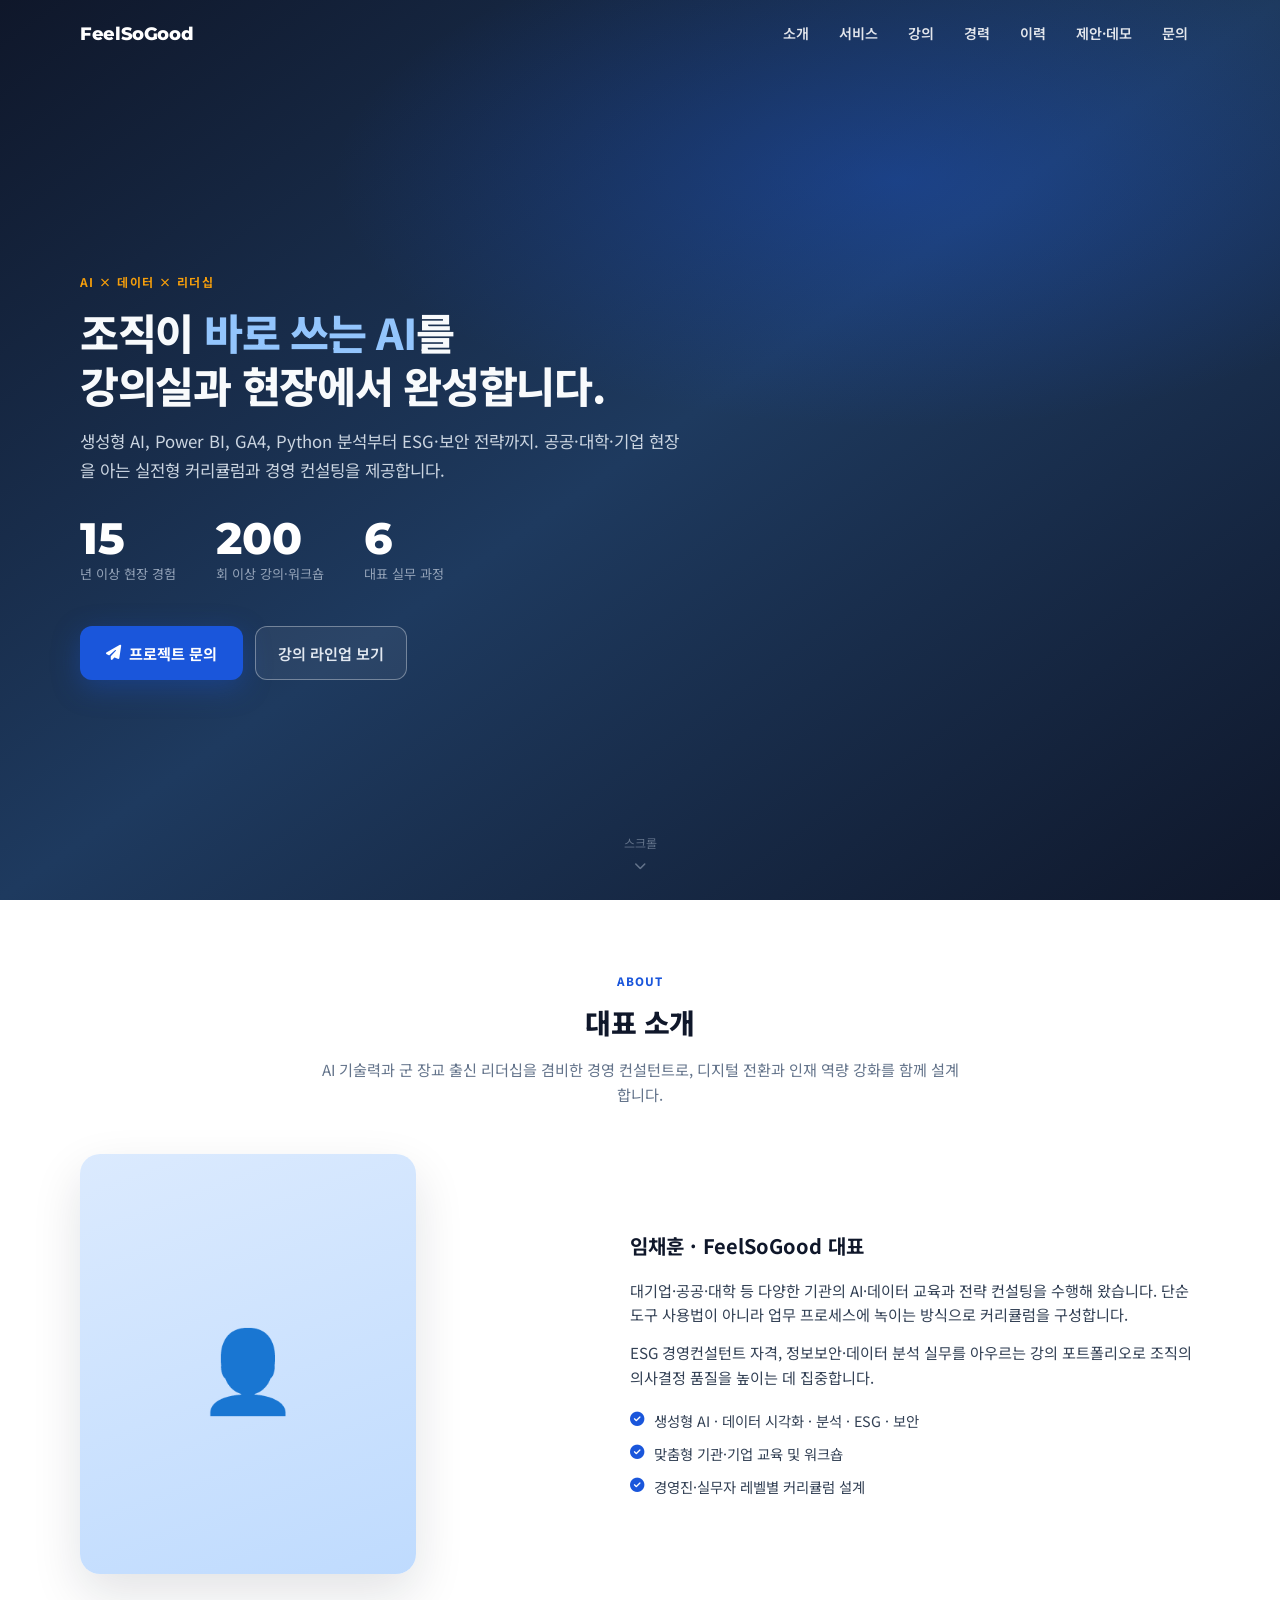
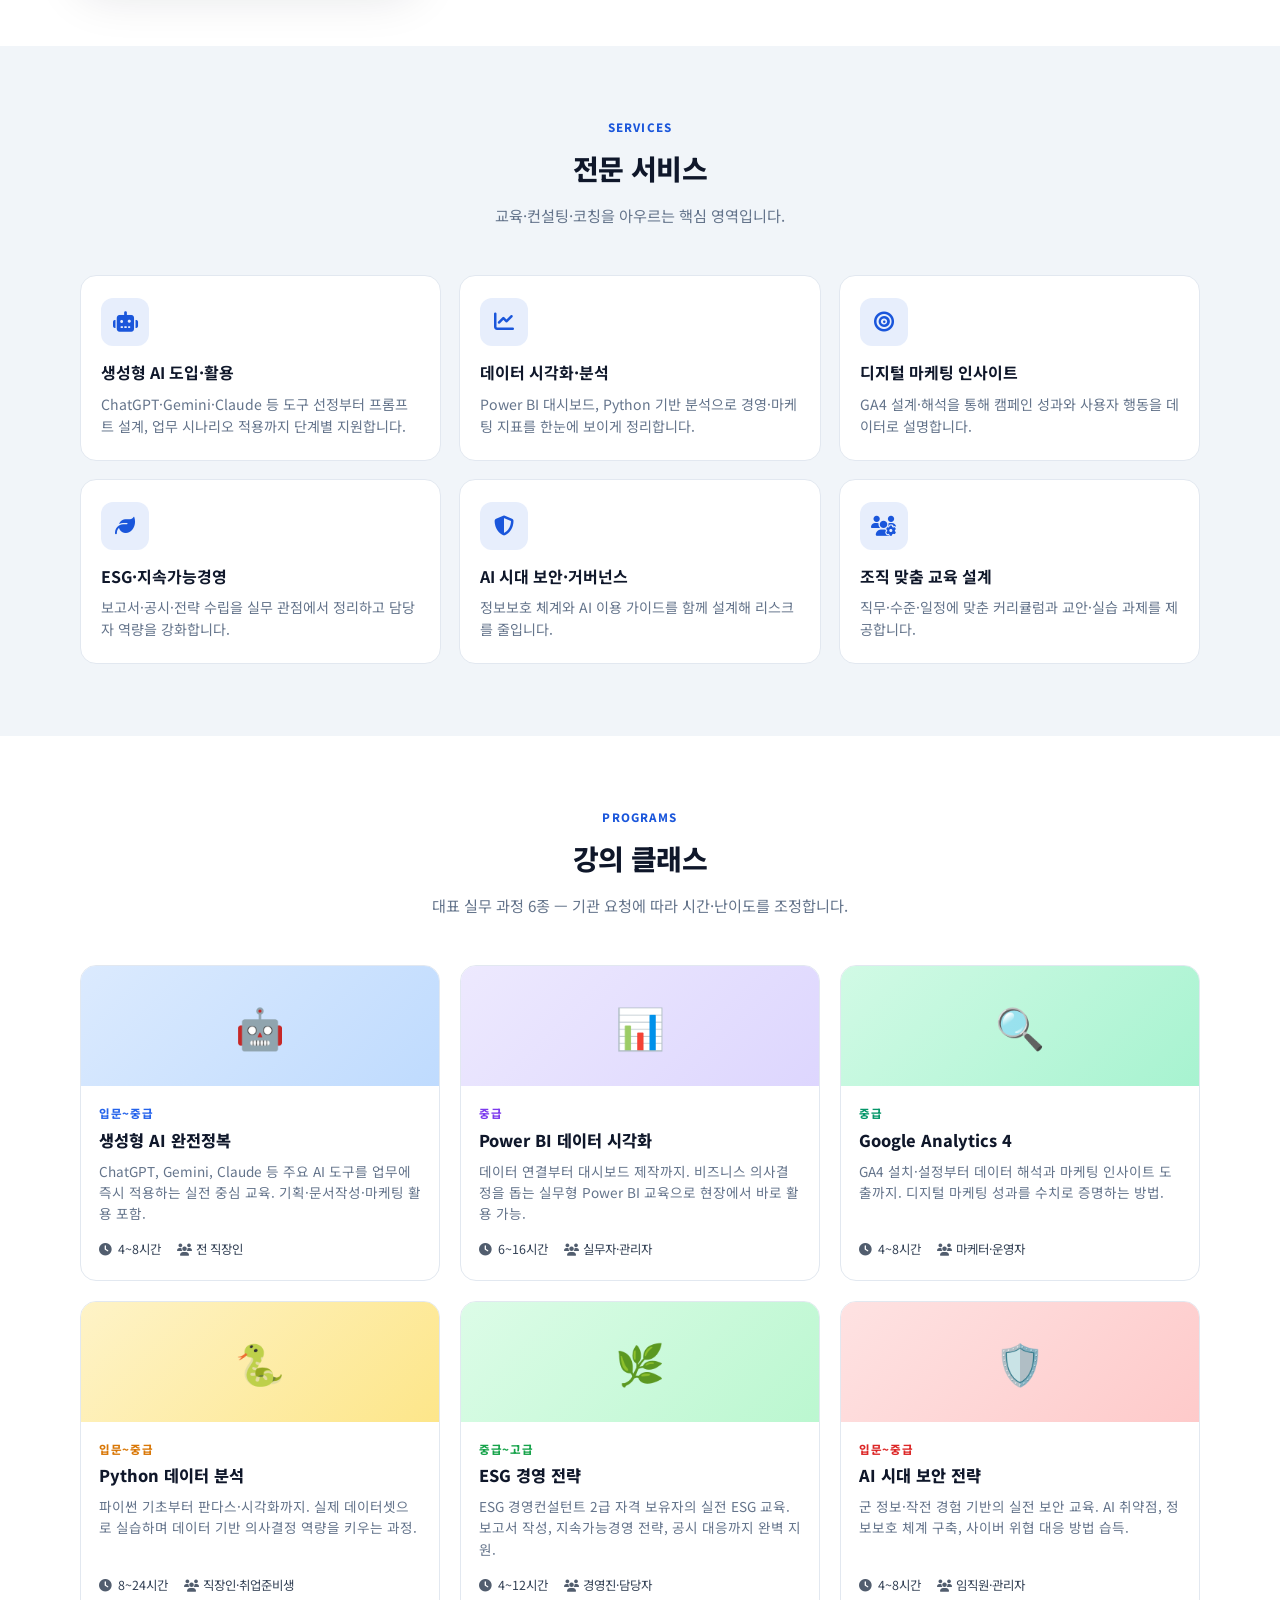
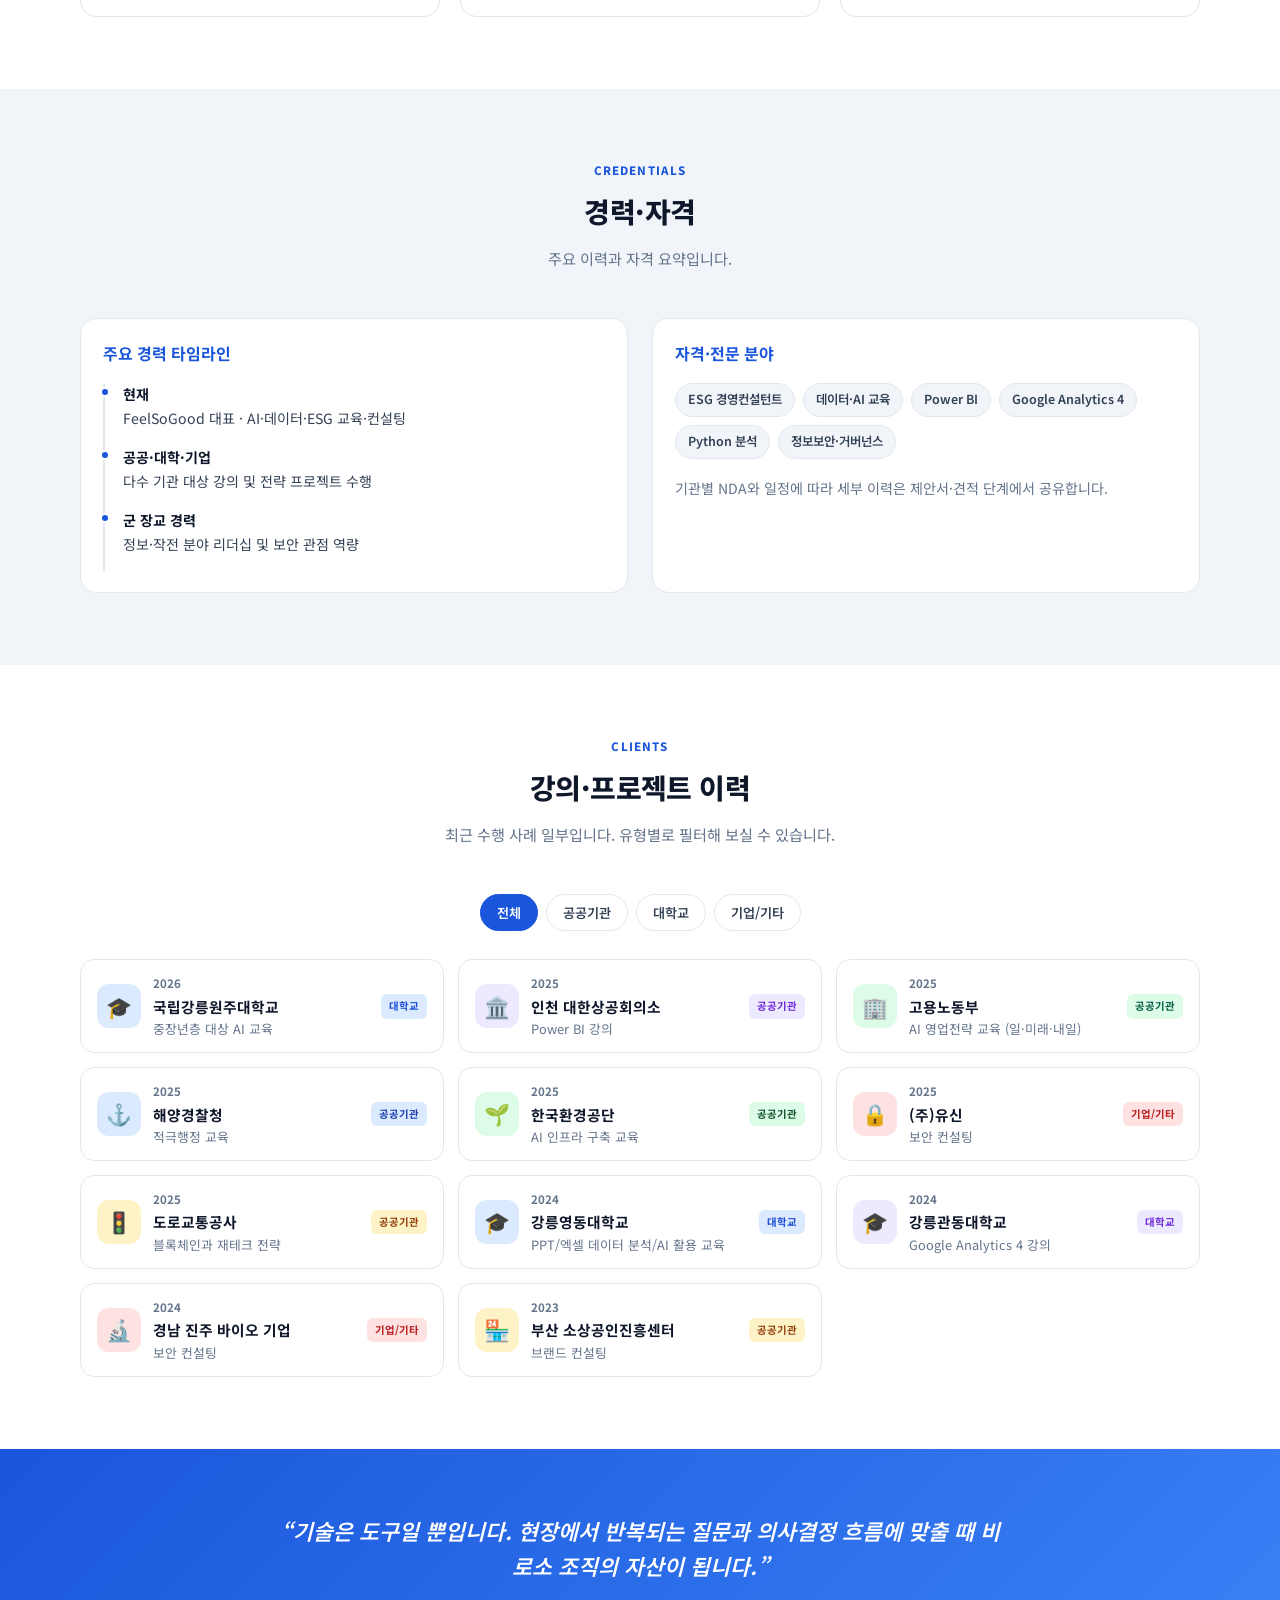
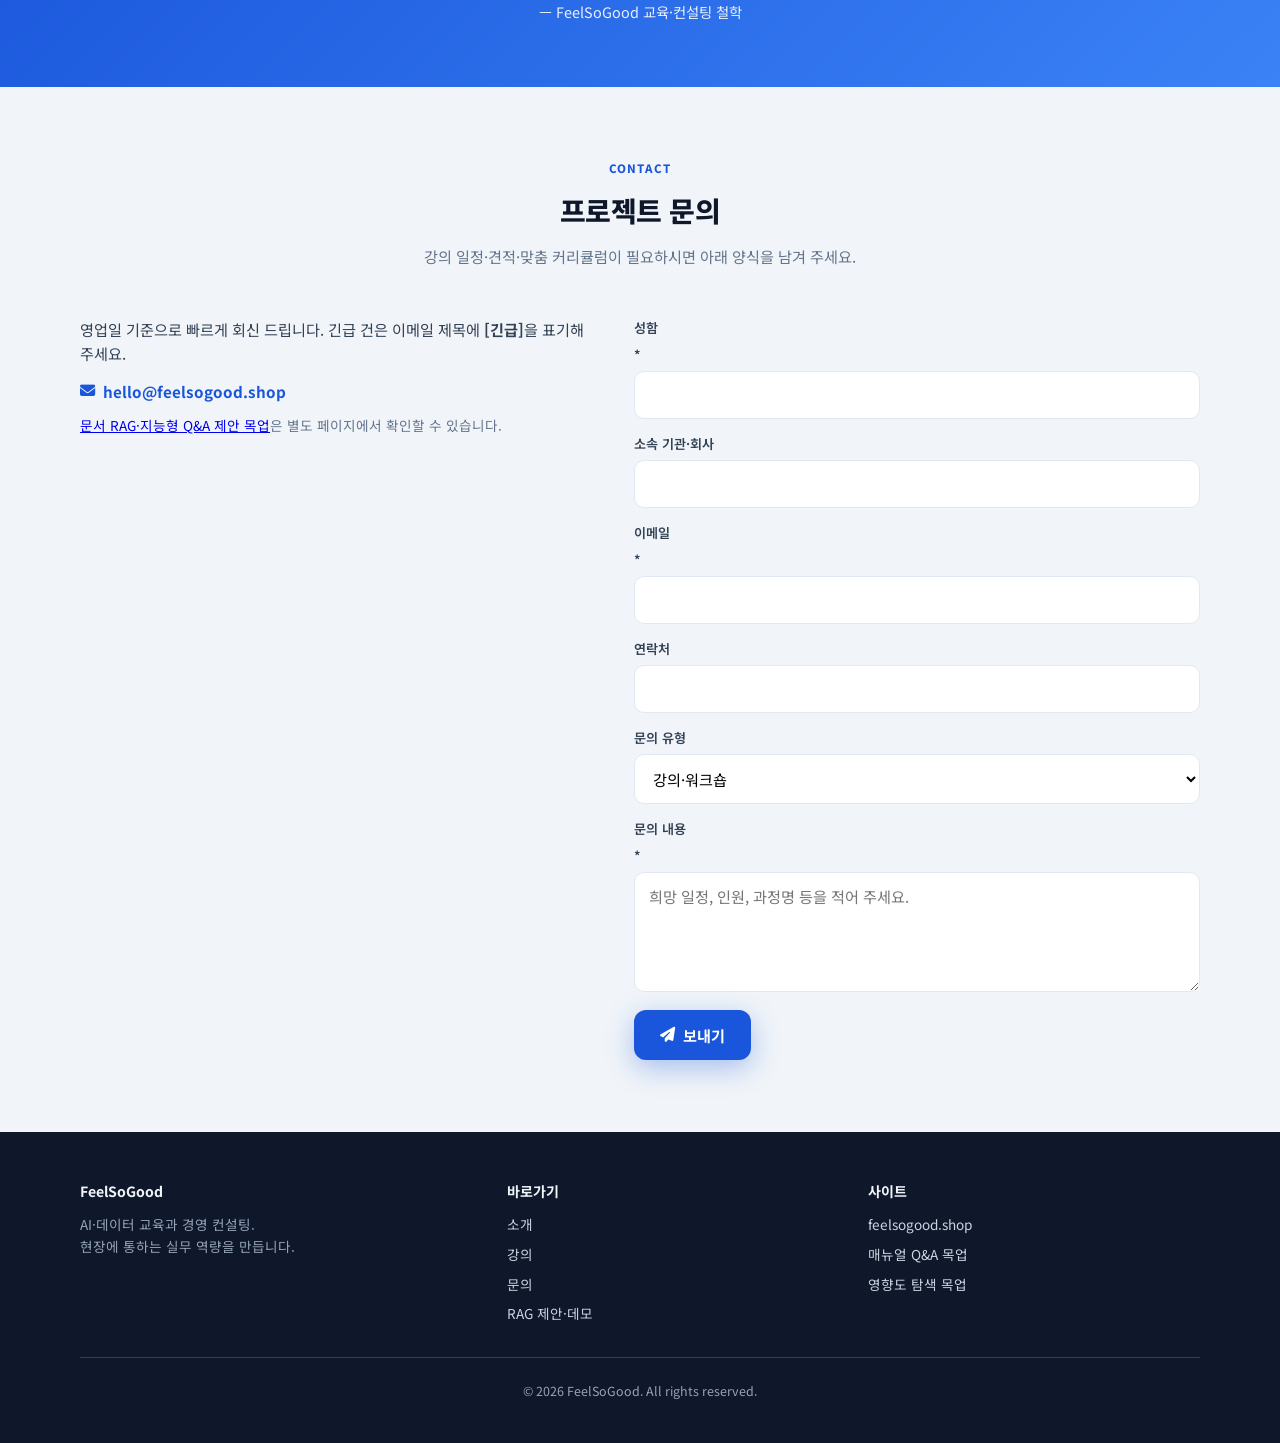
<file: index.html>
<!doctype html>
<html lang="ko">
  <head>
    <meta charset="UTF-8" />
    <meta name="viewport" content="width=device-width, initial-scale=1.0" />
    <meta
      name="description"
      content="FeelSoGood — AI·데이터·ESG 실무 교육과 경영 컨설팅. 임채훈 대표 공식 사이트."
    />
    <title>FeelSoGood | AI·데이터 교육 &amp; 경영 컨설팅</title>
    <link rel="preconnect" href="https://fonts.googleapis.com" />
    <link rel="preconnect" href="https://fonts.gstatic.com" crossorigin />
    <link
      href="https://fonts.googleapis.com/css2?family=Montserrat:wght@600;700;800&family=Noto+Sans+KR:wght@400;600;700;800&display=swap"
      rel="stylesheet"
    />
    <link
      rel="stylesheet"
      href="https://cdnjs.cloudflare.com/ajax/libs/font-awesome/6.5.1/css/all.min.css"
      crossorigin="anonymous"
      referrerpolicy="no-referrer"
    />
    <link rel="stylesheet" href="./landing.css" />
  </head>
  <body>
    <header id="header" class="site-header">
      <div class="container header-inner">
        <a class="logo" href="#">FeelSoGood</a>
        <button type="button" id="hamburger" class="hamburger" aria-label="메뉴 열기" aria-expanded="false">
          <span></span>
          <span></span>
          <span></span>
        </button>
        <nav id="nav" class="nav" aria-label="주요 메뉴">
          <a href="#about" class="nav-link">소개</a>
          <a href="#services" class="nav-link">서비스</a>
          <a href="#lectures" class="nav-link">강의</a>
          <a href="#credentials" class="nav-link">경력</a>
          <a href="#clients" class="nav-link">이력</a>
          <a href="./rag-proposal.html" class="nav-link">제안·데모</a>
          <a href="#contact" class="nav-link">문의</a>
        </nav>
      </div>
    </header>

    <section class="hero">
      <div class="container hero-inner">
        <p class="hero-kicker animate-fade-up">AI × 데이터 × 리더십</p>
        <h1 class="hero-title animate-fade-up">
          조직이 <span>바로 쓰는 AI</span>를<br />
          강의실과 현장에서 완성합니다.
        </h1>
        <p class="hero-lead animate-fade-up">
          생성형 AI, Power BI, GA4, Python 분석부터 ESG·보안 전략까지. 공공·대학·기업 현장을 아는
          실전형 커리큘럼과 경영 컨설팅을 제공합니다.
        </p>
        <div class="hero-stats animate-fade-up">
          <div class="stat">
            <span class="stat-num" data-target="15">0</span>
            <span class="stat-label">년 이상 현장 경험</span>
          </div>
          <div class="stat">
            <span class="stat-num" data-target="200">0</span>
            <span class="stat-label">회 이상 강의·워크숍</span>
          </div>
          <div class="stat">
            <span class="stat-num" data-target="6">0</span>
            <span class="stat-label">대표 실무 과정</span>
          </div>
        </div>
        <div class="hero-cta animate-fade-up">
          <a class="btn-primary" href="#contact"><i class="fas fa-paper-plane"></i> 프로젝트 문의</a>
          <a class="btn-ghost" href="#lectures">강의 라인업 보기</a>
        </div>
      </div>
      <div class="scroll-indicator" aria-hidden="true">
        <span>스크롤</span>
        <i class="fas fa-chevron-down"></i>
      </div>
    </section>

    <section id="about" class="section">
      <div class="container">
        <div class="section-head">
          <p class="section-label">About</p>
          <h2 class="section-title">대표 소개</h2>
          <p class="section-desc">
            AI 기술력과 군 장교 출신 리더십을 겸비한 경영 컨설턴트로, 디지털 전환과 인재 역량 강화를 함께 설계합니다.
          </p>
        </div>
        <div class="about-grid">
          <div class="about-visual animate-from-left" aria-hidden="true">👤</div>
          <div class="about-body animate-from-right">
            <h3>임채훈 · FeelSoGood 대표</h3>
            <p>
              대기업·공공·대학 등 다양한 기관의 AI·데이터 교육과 전략 컨설팅을 수행해 왔습니다. 단순 도구 사용법이 아니라
              업무 프로세스에 녹이는 방식으로 커리큘럼을 구성합니다.
            </p>
            <p>
              ESG 경영컨설턴트 자격, 정보보안·데이터 분석 실무를 아우르는 강의 포트폴리오로 조직의 의사결정 품질을 높이는 데
              집중합니다.
            </p>
            <ul class="about-highlights">
              <li><i class="fas fa-check-circle"></i> 생성형 AI · 데이터 시각화 · 분석 · ESG · 보안</li>
              <li><i class="fas fa-check-circle"></i> 맞춤형 기관·기업 교육 및 워크숍</li>
              <li><i class="fas fa-check-circle"></i> 경영진·실무자 레벨별 커리큘럼 설계</li>
            </ul>
          </div>
        </div>
      </div>
    </section>

    <section id="services" class="section section-alt">
      <div class="container">
        <div class="section-head">
          <p class="section-label">Services</p>
          <h2 class="section-title">전문 서비스</h2>
          <p class="section-desc">교육·컨설팅·코칭을 아우르는 핵심 영역입니다.</p>
        </div>
        <div class="services-grid">
          <article class="service-card animate-fade-up">
            <div class="service-icon"><i class="fas fa-robot"></i></div>
            <h3>생성형 AI 도입·활용</h3>
            <p>ChatGPT·Gemini·Claude 등 도구 선정부터 프롬프트 설계, 업무 시나리오 적용까지 단계별 지원합니다.</p>
          </article>
          <article class="service-card animate-fade-up">
            <div class="service-icon"><i class="fas fa-chart-line"></i></div>
            <h3>데이터 시각화·분석</h3>
            <p>Power BI 대시보드, Python 기반 분석으로 경영·마케팅 지표를 한눈에 보이게 정리합니다.</p>
          </article>
          <article class="service-card animate-fade-up">
            <div class="service-icon"><i class="fas fa-bullseye"></i></div>
            <h3>디지털 마케팅 인사이트</h3>
            <p>GA4 설계·해석을 통해 캠페인 성과와 사용자 행동을 데이터로 설명합니다.</p>
          </article>
          <article class="service-card animate-fade-up">
            <div class="service-icon"><i class="fas fa-leaf"></i></div>
            <h3>ESG·지속가능경영</h3>
            <p>보고서·공시·전략 수립을 실무 관점에서 정리하고 담당자 역량을 강화합니다.</p>
          </article>
          <article class="service-card animate-fade-up">
            <div class="service-icon"><i class="fas fa-shield-halved"></i></div>
            <h3>AI 시대 보안·거버넌스</h3>
            <p>정보보호 체계와 AI 이용 가이드를 함께 설계해 리스크를 줄입니다.</p>
          </article>
          <article class="service-card animate-fade-up">
            <div class="service-icon"><i class="fas fa-users-gear"></i></div>
            <h3>조직 맞춤 교육 설계</h3>
            <p>직무·수준·일정에 맞춘 커리큘럼과 교안·실습 과제를 제공합니다.</p>
          </article>
        </div>
      </div>
    </section>

    <section id="lectures" class="section">
      <div class="container">
        <div class="section-head">
          <p class="section-label">Programs</p>
          <h2 class="section-title">강의 클래스</h2>
          <p class="section-desc">대표 실무 과정 6종 — 기관 요청에 따라 시간·난이도를 조정합니다.</p>
        </div>
        <div id="lecturesGrid" class="lectures-grid"></div>
      </div>
    </section>

    <section id="credentials" class="section section-alt">
      <div class="container">
        <div class="section-head">
          <p class="section-label">Credentials</p>
          <h2 class="section-title">경력·자격</h2>
          <p class="section-desc">주요 이력과 자격 요약입니다.</p>
        </div>
        <div class="cred-grid">
          <div class="cred-block animate-from-left">
            <h3>주요 경력 타임라인</h3>
            <ul class="timeline">
              <li>
                <strong>현재</strong>
                FeelSoGood 대표 · AI·데이터·ESG 교육·컨설팅
              </li>
              <li>
                <strong>공공·대학·기업</strong>
                다수 기관 대상 강의 및 전략 프로젝트 수행
              </li>
              <li>
                <strong>군 장교 경력</strong>
                정보·작전 분야 리더십 및 보안 관점 역량
              </li>
            </ul>
          </div>
          <div class="cred-block animate-from-right">
            <h3>자격·전문 분야</h3>
            <div class="badge-row">
              <span class="badge">ESG 경영컨설턴트</span>
              <span class="badge">데이터·AI 교육</span>
              <span class="badge">Power BI</span>
              <span class="badge">Google Analytics 4</span>
              <span class="badge">Python 분석</span>
              <span class="badge">정보보안·거버넌스</span>
            </div>
            <p style="margin-top: 18px; font-size: 0.88rem; color: var(--muted); line-height: 1.6">
              기관별 NDA와 일정에 따라 세부 이력은 제안서·견적 단계에서 공유합니다.
            </p>
          </div>
        </div>
      </div>
    </section>

    <section id="clients" class="section">
      <div class="container">
        <div class="section-head">
          <p class="section-label">Clients</p>
          <h2 class="section-title">강의·프로젝트 이력</h2>
          <p class="section-desc">최근 수행 사례 일부입니다. 유형별로 필터해 보실 수 있습니다.</p>
        </div>
        <div class="filter-tabs" role="tablist" aria-label="이력 유형 필터">
          <button type="button" class="filter-btn active" data-filter="all" role="tab" aria-selected="true">전체</button>
          <button type="button" class="filter-btn" data-filter="gov" role="tab" aria-selected="false">공공기관</button>
          <button type="button" class="filter-btn" data-filter="univ" role="tab" aria-selected="false">대학교</button>
          <button type="button" class="filter-btn" data-filter="biz" role="tab" aria-selected="false">기업/기타</button>
        </div>
        <div id="clientsGrid" class="clients-grid"></div>
      </div>
    </section>

    <section id="quote" class="quote-section" aria-labelledby="quote-heading">
      <div class="quote-inner">
        <h2 id="quote-heading" class="visually-hidden">인용</h2>
        <p class="quote-text animate-fade-up">
          “기술은 도구일 뿐입니다. 현장에서 반복되는 질문과 의사결정 흐름에 맞출 때 비로소 조직의 자산이 됩니다.”
        </p>
        <p class="quote-author">— FeelSoGood 교육·컨설팅 철학</p>
      </div>
    </section>

    <section id="contact" class="section section-alt">
      <div class="container">
        <div class="section-head">
          <p class="section-label">Contact</p>
          <h2 class="section-title">프로젝트 문의</h2>
          <p class="section-desc">강의 일정·견적·맞춤 커리큘럼이 필요하시면 아래 양식을 남겨 주세요.</p>
        </div>
        <div class="contact-grid">
          <div class="contact-aside animate-from-left">
            <p>
              영업일 기준으로 빠르게 회신 드립니다. 긴급 건은 이메일 제목에 <strong>[긴급]</strong>을 표기해 주세요.
            </p>
            <p>
              <a class="contact-mail" href="mailto:hello@feelsogood.shop"
                ><i class="fas fa-envelope"></i> hello@feelsogood.shop</a
              >
            </p>
            <p style="font-size: 0.85rem; color: var(--muted)">
              <a href="./rag-proposal.html">문서 RAG·지능형 Q&amp;A 제안 목업</a>은 별도 페이지에서 확인할 수 있습니다.
            </p>
          </div>
          <div class="animate-from-right">
            <form id="contactForm" class="contact-form" novalidate>
              <label>
                성함 <span aria-hidden="true">*</span>
                <input type="text" name="name" required autocomplete="name" />
              </label>
              <label>
                소속 기관·회사
                <input type="text" name="org" autocomplete="organization" />
              </label>
              <label>
                이메일 <span aria-hidden="true">*</span>
                <input type="email" name="email" required autocomplete="email" />
              </label>
              <label>
                연락처
                <input type="tel" name="phone" autocomplete="tel" />
              </label>
              <label>
                문의 유형
                <select name="type">
                  <option value="lecture">강의·워크숍</option>
                  <option value="consulting">컨설팅</option>
                  <option value="other">기타</option>
                </select>
              </label>
              <label>
                문의 내용 <span aria-hidden="true">*</span>
                <textarea name="message" required placeholder="희망 일정, 인원, 과정명 등을 적어 주세요."></textarea>
              </label>
              <button type="submit" class="btn-primary" style="align-self: flex-start; margin-top: 4px">
                <i class="fas fa-paper-plane"></i> 보내기
              </button>
            </form>
            <div id="formSuccess" class="form-success" style="display: none" role="status">
              <h3>접수되었습니다</h3>
              <p>확인 후 곧 연락드리겠습니다. 감사합니다.</p>
            </div>
          </div>
        </div>
      </div>
    </section>

    <footer class="site-footer">
      <div class="container">
        <div class="footer-grid">
          <div>
            <h4>FeelSoGood</h4>
            <p style="margin: 0; line-height: 1.6">
              AI·데이터 교육과 경영 컨설팅.<br />
              현장에 통하는 실무 역량을 만듭니다.
            </p>
          </div>
          <div>
            <h4>바로가기</h4>
            <ul class="footer-links">
              <li><a href="#about">소개</a></li>
              <li><a href="#lectures">강의</a></li>
              <li><a href="#contact">문의</a></li>
              <li><a href="./rag-proposal.html">RAG 제안·데모</a></li>
            </ul>
          </div>
          <div>
            <h4>사이트</h4>
            <ul class="footer-links">
              <li><a href="https://www.feelsogood.shop" rel="noopener noreferrer">feelsogood.shop</a></li>
              <li><a href="./manual-qa.html">매뉴얼 Q&amp;A 목업</a></li>
              <li><a href="./impact-qa.html">영향도 탐색 목업</a></li>
            </ul>
          </div>
        </div>
        <p class="footer-bottom">© <span id="y"></span> FeelSoGood. All rights reserved.</p>
      </div>
    </footer>

    <button type="button" id="backToTop" aria-label="맨 위로">
      <i class="fas fa-arrow-up"></i>
    </button>

    <style>
      .visually-hidden {
        position: absolute;
        width: 1px;
        height: 1px;
        padding: 0;
        margin: -1px;
        overflow: hidden;
        clip: rect(0, 0, 0, 0);
        white-space: nowrap;
        border: 0;
      }
    </style>
    <script>
      document.getElementById("y").textContent = new Date().getFullYear();
    </script>
    <script src="./main.js"></script>
  </body>
</html>
</file>
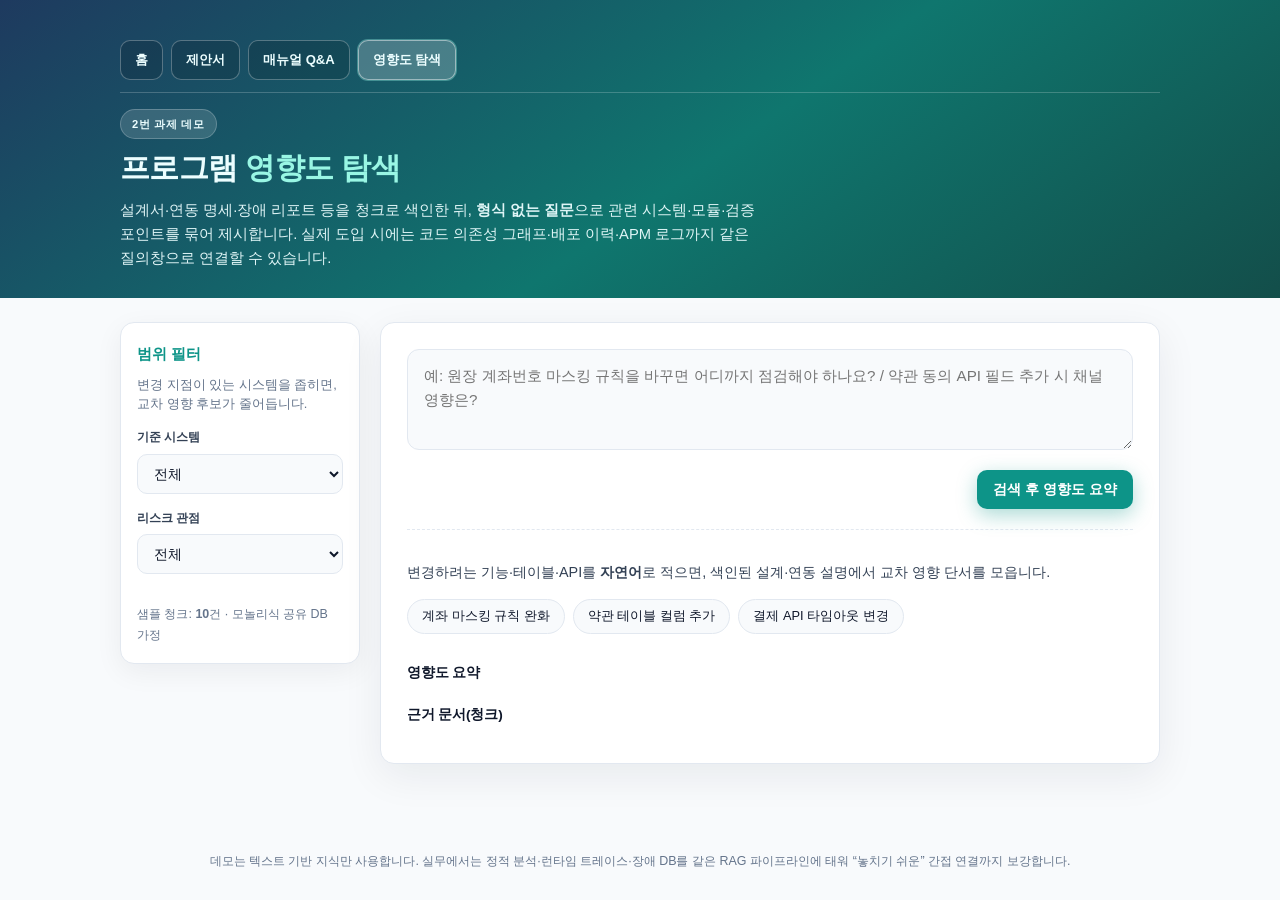
<file: impact-qa.html>
<!doctype html>
<html lang="ko">
  <head>
    <meta charset="UTF-8" />
    <meta name="viewport" content="width=device-width, initial-scale=1.0" />
    <meta name="description" content="모놀리식·다계열 연동 환경에서 프로그램 영향도를 자연어로 탐색하는 데모" />
    <title>프로그램 영향도 지능형 탐색 데모</title>
    <link rel="stylesheet" href="./style.css" />
    <link rel="stylesheet" href="./manual-qa.css" />
    <link rel="stylesheet" href="./impact-qa.css" />
  </head>
  <body class="qa-body imp-body">
    <a class="skip-link" href="#impMain">본문으로 건너뛰기</a>

    <header class="qa-header imp-header">
      <div class="qa-header-inner">
        <nav class="app-topnav" aria-label="사이트 전체">
          <a href="./index.html" class="app-topnav-link">홈</a>
          <a href="./rag-proposal.html" class="app-topnav-link">제안서</a>
          <a href="./manual-qa.html" class="app-topnav-link">매뉴얼 Q&amp;A</a>
          <a href="./impact-qa.html" class="app-topnav-link" aria-current="page">영향도 탐색</a>
        </nav>
        <div class="qa-brand">
          <p class="qa-badge">2번 과제 데모</p>
          <h1 class="qa-title">프로그램 <span class="qa-accent">영향도 탐색</span></h1>
          <p class="qa-lead">
            설계서·연동 명세·장애 리포트 등을 청크로 색인한 뒤, <strong>형식 없는 질문</strong>으로 관련 시스템·모듈·검증 포인트를 묶어 제시합니다.
            실제 도입 시에는 코드 의존성 그래프·배포 이력·APM 로그까지 같은 질의창으로 연결할 수 있습니다.
          </p>
        </div>
      </div>
    </header>

    <main id="impMain" class="qa-main">
      <div class="qa-layout">
        <aside class="qa-aside" aria-label="검색 조건">
          <h2 class="qa-aside-title">범위 필터</h2>
          <p class="qa-aside-hint">변경 지점이 있는 시스템을 좁히면, 교차 영향 후보가 줄어듭니다.</p>
          <label class="qa-label" for="impSystem">기준 시스템</label>
          <select id="impSystem" class="qa-select">
            <option value="전체">전체</option>
            <option value="원장">원장</option>
            <option value="채널">채널(모바일·인터넷)</option>
            <option value="결제">결제·카드</option>
            <option value="배치">배치·정산</option>
            <option value="통지">통지·알림</option>
            <option value="공통">공통(인증·게이트웨이)</option>
          </select>
          <label class="qa-label" for="impRisk">리스크 관점</label>
          <select id="impRisk" class="qa-select">
            <option value="전체">전체</option>
            <option value="스키마">DB 스키마·마이그레이션</option>
            <option value="API">대외·내부 API</option>
            <option value="배치">야간 배치·파일 연동</option>
          </select>
          <p class="qa-aside-foot">샘플 청크: <strong>10</strong>건 · 모놀리식 공유 DB 가정</p>
        </aside>

        <section class="qa-panel" aria-labelledby="impPanelTitle">
          <h2 id="impPanelTitle" class="visually-hidden">영향도 질의</h2>

          <form id="impForm" class="qa-form">
            <label class="visually-hidden" for="impInput">질문 입력</label>
            <textarea
              id="impInput"
              class="qa-input"
              name="q"
              rows="3"
              placeholder="예: 원장 계좌번호 마스킹 규칙을 바꾸면 어디까지 점검해야 하나요? / 약관 동의 API 필드 추가 시 채널 영향은?"
              required
            ></textarea>
            <div class="qa-form-actions">
              <button type="submit" class="btn qa-submit">검색 후 영향도 요약</button>
            </div>
          </form>

          <div id="impEmpty" class="qa-empty">
            <p>변경하려는 기능·테이블·API를 <strong>자연어</strong>로 적으면, 색인된 설계·연동 설명에서 교차 영향 단서를 모읍니다.</p>
            <ul class="qa-samples">
              <li>
                <button type="button" class="qa-sample imp-sample" data-q="원장에서 고객 계좌 마스킹 규칙을 완화하면 어떤 시스템을 다시 테스트해야 하나요?">
                  계좌 마스킹 규칙 완화
                </button>
              </li>
              <li>
                <button type="button" class="qa-sample imp-sample" data-q="약관 동의 이력 테이블에 컬럼을 추가하면 배치나 통지에 문제가 생기나요?">
                  약관 테이블 컬럼 추가
                </button>
              </li>
              <li>
                <button type="button" class="qa-sample imp-sample" data-q="결제 취소 API 타임아웃을 늘리면 원장 락이나 채널 타임아웃과 충돌하나요?">
                  결제 API 타임아웃 변경
                </button>
              </li>
            </ul>
          </div>

          <div id="impGraph" class="imp-graph" hidden aria-live="polite"></div>

          <div class="qa-out">
            <div class="qa-out-block">
              <h3 class="qa-out-title">영향도 요약</h3>
              <div id="impAnswer" class="qa-answer" aria-live="polite"></div>
            </div>
            <div id="impFeedback" class="qa-feedback" hidden>
              <span class="fb-label">이 분석이 탐색에 도움이 되었나요?</span>
              <button type="button" id="impThumbUp" class="fb-btn" aria-label="도움됨">👍</button>
              <button type="button" id="impThumbDown" class="fb-btn" aria-label="도움 안 됨">👎</button>
              <span class="fb-note imp-fb-note" aria-live="polite"></span>
            </div>
            <div class="qa-out-block">
              <h3 class="qa-out-title">근거 문서(청크)</h3>
              <div id="impSources" class="qa-sources"></div>
            </div>
          </div>
        </section>
      </div>
    </main>

    <footer class="qa-page-footer">
      <p>
        데모는 텍스트 기반 지식만 사용합니다. 실무에서는 정적 분석·런타임 트레이스·장애 DB를 같은 RAG 파이프라인에 태워
        “놓치기 쉬운” 간접 연결까지 보강합니다.
      </p>
    </footer>

    <script src="./impact-qa.js"></script>
  </body>
</html>
</file>
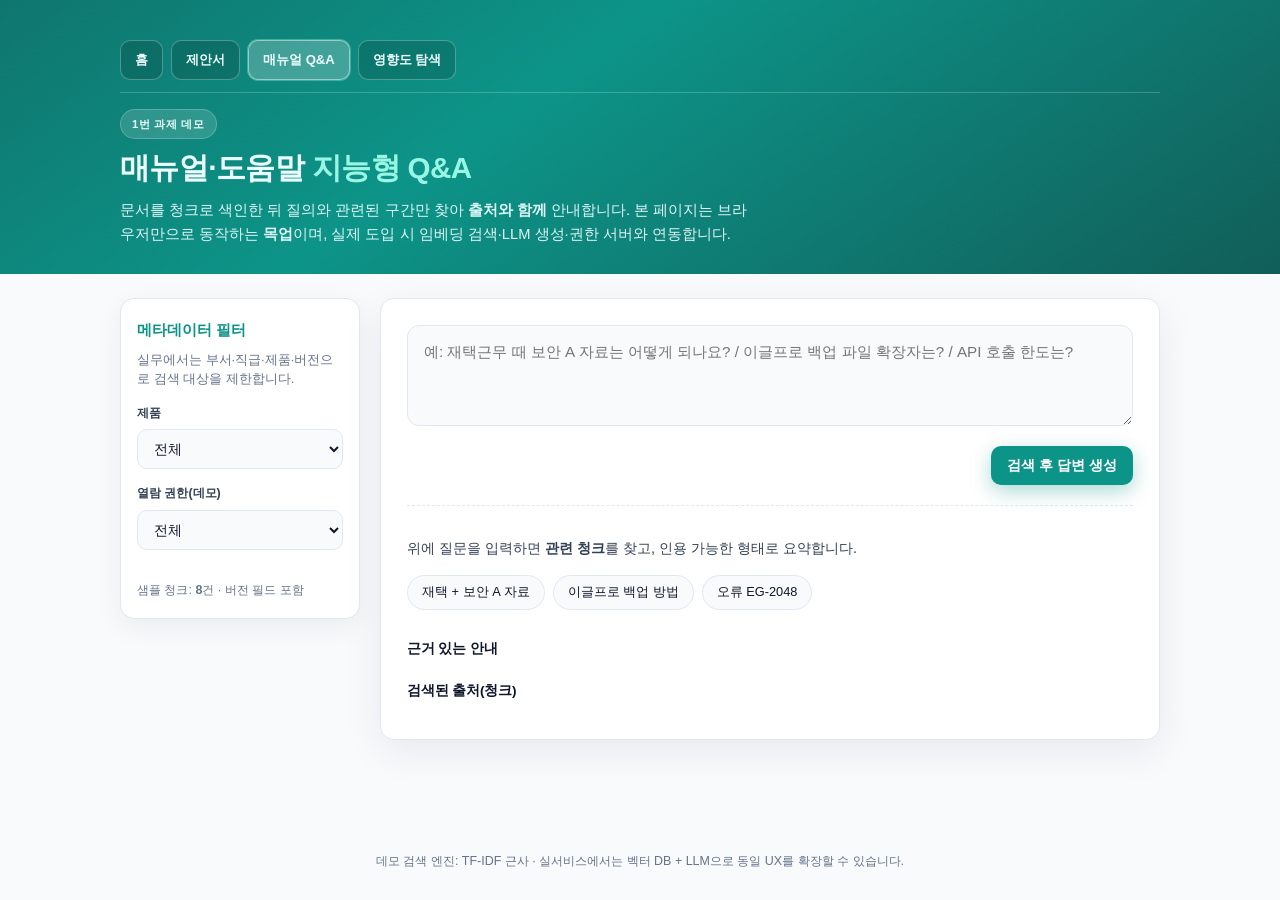
<file: manual-qa.html>
<!doctype html>
<html lang="ko">
  <head>
    <meta charset="UTF-8" />
    <meta name="viewport" content="width=device-width, initial-scale=1.0" />
    <meta name="description" content="업무 매뉴얼·도움말 RAG 스타일 Q&A 데모 — 검색·인용·권한 필터" />
    <title>매뉴얼·도움말 지능형 Q&amp;A 데모</title>
    <link rel="stylesheet" href="./style.css" />
    <link rel="stylesheet" href="./manual-qa.css" />
  </head>
  <body class="qa-body">
    <a class="skip-link" href="#qaMain">본문으로 건너뛰기</a>

    <header class="qa-header">
      <div class="qa-header-inner">
        <nav class="app-topnav" aria-label="사이트 전체">
          <a href="./index.html" class="app-topnav-link">홈</a>
          <a href="./rag-proposal.html" class="app-topnav-link">제안서</a>
          <a href="./manual-qa.html" class="app-topnav-link" aria-current="page">매뉴얼 Q&amp;A</a>
          <a href="./impact-qa.html" class="app-topnav-link">영향도 탐색</a>
        </nav>
        <div class="qa-brand">
          <p class="qa-badge">1번 과제 데모</p>
          <h1 class="qa-title">매뉴얼·도움말 <span class="qa-accent">지능형 Q&amp;A</span></h1>
          <p class="qa-lead">
            문서를 청크로 색인한 뒤 질의와 관련된 구간만 찾아 <strong>출처와 함께</strong> 안내합니다.
            본 페이지는 브라우저만으로 동작하는 <strong>목업</strong>이며, 실제 도입 시 임베딩 검색·LLM 생성·권한 서버와 연동합니다.
          </p>
        </div>
      </div>
    </header>

    <main id="qaMain" class="qa-main">
      <div class="qa-layout">
        <aside class="qa-aside" aria-label="검색 조건">
          <h2 class="qa-aside-title">메타데이터 필터</h2>
          <p class="qa-aside-hint">실무에서는 부서·직급·제품·버전으로 검색 대상을 제한합니다.</p>
          <label class="qa-label" for="filterProduct">제품</label>
          <select id="filterProduct" class="qa-select">
            <option value="전체">전체</option>
            <option value="이글프로">이글프로</option>
            <option value="공통">공통(업무편람)</option>
          </select>
          <label class="qa-label" for="filterDept">열람 권한(데모)</label>
          <select id="filterDept" class="qa-select">
            <option value="전체">전체</option>
            <option value="개발">개발 부서만</option>
          </select>
          <p class="qa-aside-foot">샘플 청크: <strong>8</strong>건 · 버전 필드 포함</p>
        </aside>

        <section class="qa-panel" aria-labelledby="qaPanelTitle">
          <h2 id="qaPanelTitle" class="visually-hidden">질의 응답</h2>

          <form id="qaForm" class="qa-form">
            <label class="visually-hidden" for="qaInput">질문 입력</label>
            <textarea
              id="qaInput"
              class="qa-input"
              name="q"
              rows="3"
              placeholder="예: 재택근무 때 보안 A 자료는 어떻게 되나요? / 이글프로 백업 파일 확장자는? / API 호출 한도는?"
              required
            ></textarea>
            <div class="qa-form-actions">
              <button type="submit" class="btn qa-submit">검색 후 답변 생성</button>
            </div>
          </form>

          <div id="qaEmpty" class="qa-empty">
            <p>위에 질문을 입력하면 <strong>관련 청크</strong>를 찾고, 인용 가능한 형태로 요약합니다.</p>
            <ul class="qa-samples">
              <li><button type="button" class="qa-sample" data-q="재택근무할 때 보안 등급 A 자료는 볼 수 있나요?">재택 + 보안 A 자료</button></li>
              <li><button type="button" class="qa-sample" data-q="이글프로에서 프로젝트 백업은 어떻게 하나요?">이글프로 백업 방법</button></li>
              <li><button type="button" class="qa-sample" data-q="EG-2048 오류가 뜨면 어떻게 해야 하나요?">오류 EG-2048</button></li>
            </ul>
          </div>

          <div class="qa-out">
            <div class="qa-out-block">
              <h3 class="qa-out-title">근거 있는 안내</h3>
              <div id="qaAnswer" class="qa-answer" aria-live="polite"></div>
            </div>
            <div id="qaFeedback" class="qa-feedback" hidden>
              <span class="fb-label">이 결과가 도움이 되었나요?</span>
              <button type="button" id="qaThumbUp" class="fb-btn" aria-label="도움됨">👍</button>
              <button type="button" id="qaThumbDown" class="fb-btn" aria-label="도움 안 됨">👎</button>
              <span class="fb-note" aria-live="polite"></span>
            </div>
            <div class="qa-out-block">
              <h3 class="qa-out-title">검색된 출처(청크)</h3>
              <div id="qaSources" class="qa-sources"></div>
            </div>
          </div>
        </section>
      </div>
    </main>

    <footer class="qa-page-footer">
      <p>데모 검색 엔진: TF-IDF 근사 · 실서비스에서는 벡터 DB + LLM으로 동일 UX를 확장할 수 있습니다.</p>
    </footer>

    <script src="./manual-qa.js"></script>
  </body>
</html>
</file>
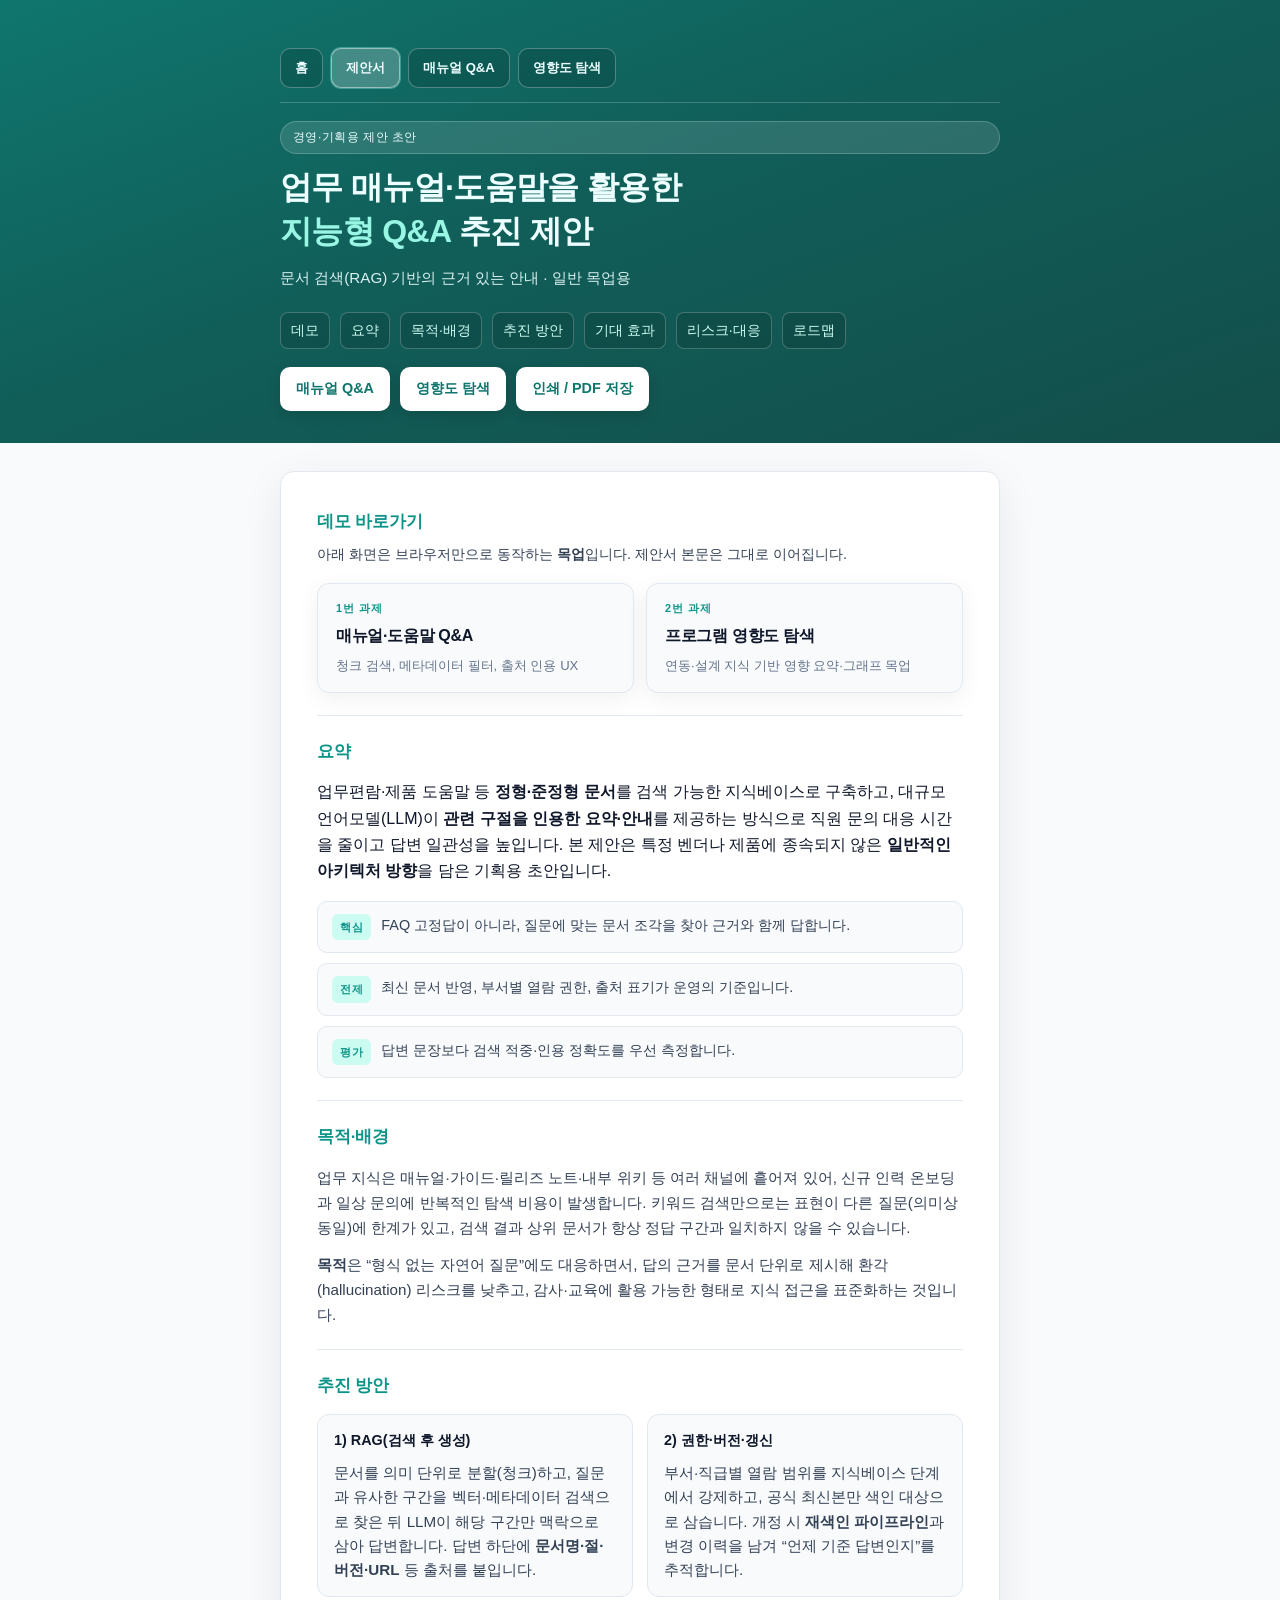
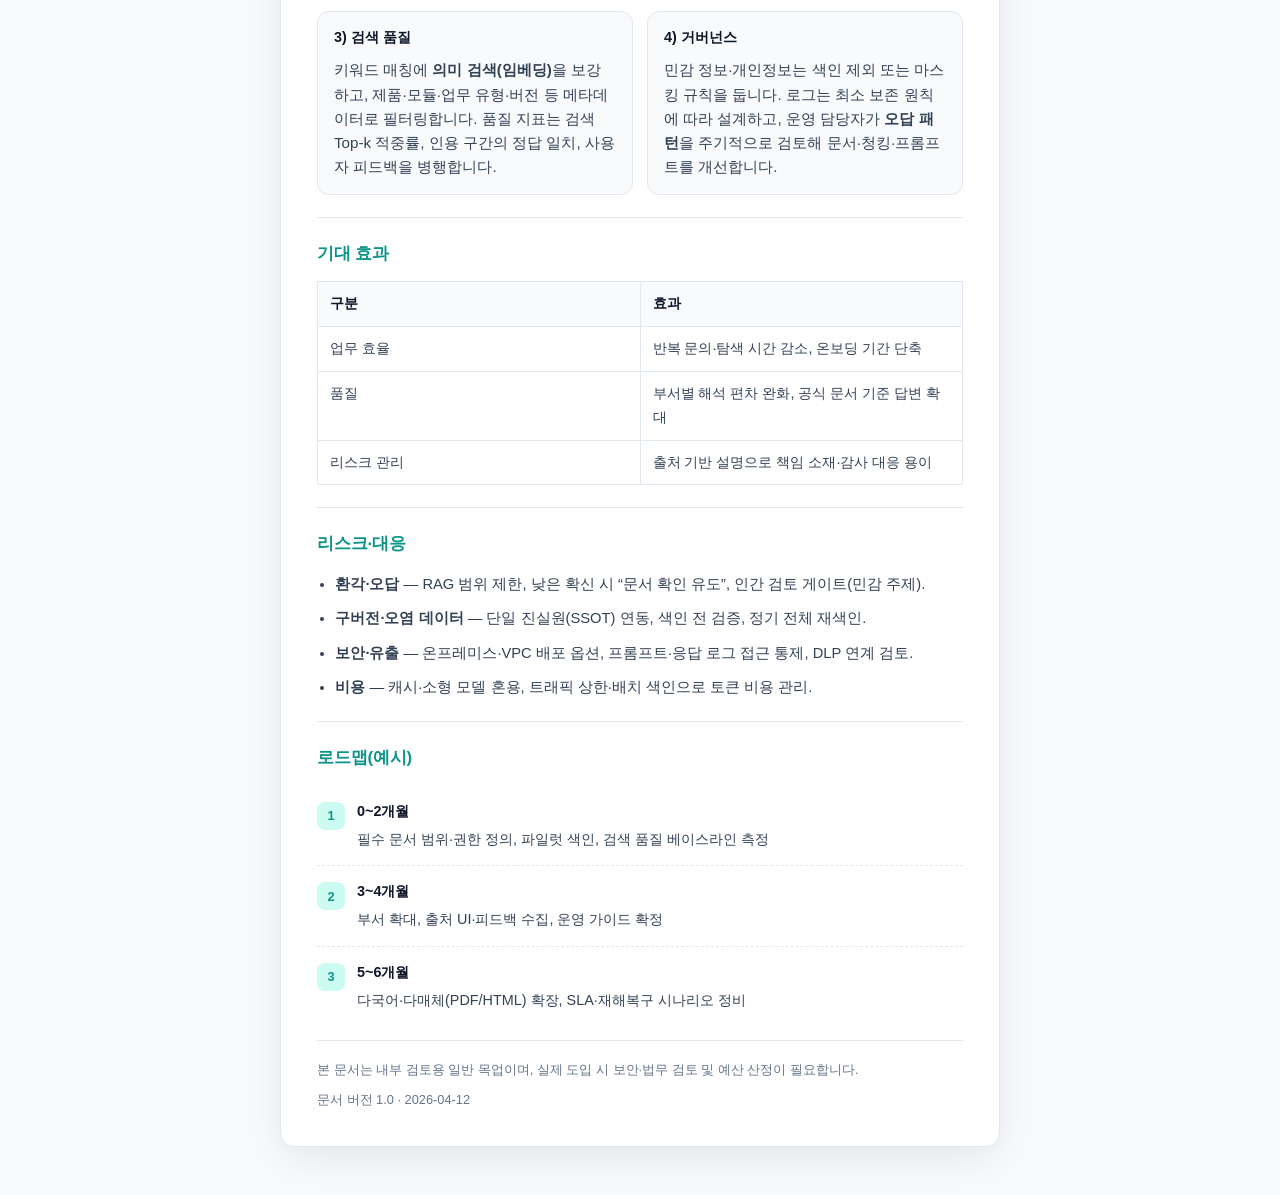
<file: rag-proposal.html>
<!doctype html>
<html lang="ko">
  <head>
    <meta charset="UTF-8" />
    <meta name="viewport" content="width=device-width, initial-scale=1.0" />
    <meta name="description" content="업무 매뉴얼·도움말 지능형 Q&A 추진 제안서(일반 목업)" />
    <title>업무 매뉴얼·도움말 지능형 Q&amp;A 추진 제안</title>
    <link rel="stylesheet" href="./style.css" />
  </head>
  <body>
    <a class="skip-link" href="#main">본문으로 건너뛰기</a>

    <header class="doc-header">
      <div class="doc-header-inner">
        <nav class="app-topnav" aria-label="사이트 전체">
          <a href="./index.html" class="app-topnav-link">홈</a>
          <a href="./rag-proposal.html" class="app-topnav-link" aria-current="page">제안서</a>
          <a href="./manual-qa.html" class="app-topnav-link">매뉴얼 Q&amp;A</a>
          <a href="./impact-qa.html" class="app-topnav-link">영향도 탐색</a>
        </nav>
        <p class="doc-badge">경영·기획용 제안 초안</p>
        <h1 class="doc-title">업무 매뉴얼·도움말을 활용한<br /><span class="doc-title-accent">지능형 Q&amp;A</span> 추진 제안</h1>
        <p class="doc-sub">문서 검색(RAG) 기반의 근거 있는 안내 · 일반 목업용</p>
        <nav class="doc-toc" aria-label="문서 목차">
          <a href="#launcher">데모</a>
          <a href="#summary">요약</a>
          <a href="#purpose">목적·배경</a>
          <a href="#approach">추진 방안</a>
          <a href="#effects">기대 효과</a>
          <a href="#risks">리스크·대응</a>
          <a href="#roadmap">로드맵</a>
        </nav>
        <div class="doc-actions">
          <a class="btn btn-secondary doc-action-link" href="./manual-qa.html">매뉴얼 Q&amp;A</a>
          <a class="btn btn-secondary doc-action-link" href="./impact-qa.html">영향도 탐색</a>
          <button type="button" id="printBtn" class="btn btn-secondary">인쇄 / PDF 저장</button>
        </div>
      </div>
    </header>

    <main id="main" class="doc-main">
      <article class="doc-sheet" aria-labelledby="sheet-title">
        <h2 id="sheet-title" class="visually-hidden">제안 본문</h2>

        <section id="launcher" class="app-launcher" aria-labelledby="launcher-title">
          <h2 id="launcher-title" class="app-launcher-heading">데모 바로가기</h2>
          <p class="app-launcher-lead">
            아래 화면은 브라우저만으로 동작하는 <strong>목업</strong>입니다. 제안서 본문은 그대로 이어집니다.
          </p>
          <div class="app-launcher-grid">
            <a href="./manual-qa.html" class="app-launcher-card">
              <span class="app-launcher-card-kicker">1번 과제</span>
              <span class="app-launcher-card-title">매뉴얼·도움말 Q&amp;A</span>
              <span class="app-launcher-card-desc">청크 검색, 메타데이터 필터, 출처 인용 UX</span>
            </a>
            <a href="./impact-qa.html" class="app-launcher-card">
              <span class="app-launcher-card-kicker">2번 과제</span>
              <span class="app-launcher-card-title">프로그램 영향도 탐색</span>
              <span class="app-launcher-card-desc">연동·설계 지식 기반 영향 요약·그래프 목업</span>
            </a>
          </div>
        </section>

        <section id="summary" class="doc-section">
          <h3 class="section-title">요약</h3>
          <p class="lead">
            업무편람·제품 도움말 등 <strong>정형·준정형 문서</strong>를 검색 가능한 지식베이스로 구축하고, 대규모 언어모델(LLM)이
            <strong>관련 구절을 인용한 요약·안내</strong>를 제공하는 방식으로 직원 문의 대응 시간을 줄이고 답변 일관성을 높입니다.
            본 제안은 특정 벤더나 제품에 종속되지 않은 <strong>일반적인 아키텍처 방향</strong>을 담은 기획용 초안입니다.
          </p>
          <ul class="key-points">
            <li><span class="kp-label">핵심</span> FAQ 고정답이 아니라, 질문에 맞는 문서 조각을 찾아 근거와 함께 답합니다.</li>
            <li><span class="kp-label">전제</span> 최신 문서 반영, 부서별 열람 권한, 출처 표기가 운영의 기준입니다.</li>
            <li><span class="kp-label">평가</span> 답변 문장보다 검색 적중·인용 정확도를 우선 측정합니다.</li>
          </ul>
        </section>

        <section id="purpose" class="doc-section">
          <h3 class="section-title">목적·배경</h3>
          <p>
            업무 지식은 매뉴얼·가이드·릴리즈 노트·내부 위키 등 여러 채널에 흩어져 있어, 신규 인력 온보딩과 일상 문의에
            반복적인 탐색 비용이 발생합니다. 키워드 검색만으로는 표현이 다른 질문(의미상 동일)에 한계가 있고,
            검색 결과 상위 문서가 항상 정답 구간과 일치하지 않을 수 있습니다.
          </p>
          <p>
            <strong>목적</strong>은 “형식 없는 자연어 질문”에도 대응하면서, 답의 근거를 문서 단위로 제시해
            환각(hallucination) 리스크를 낮추고, 감사·교육에 활용 가능한 형태로 지식 접근을 표준화하는 것입니다.
          </p>
        </section>

        <section id="approach" class="doc-section">
          <h3 class="section-title">추진 방안</h3>
          <div class="two-col">
            <div class="card">
              <h4 class="card-title">1) RAG(검색 후 생성)</h4>
              <p class="card-body">
                문서를 의미 단위로 분할(청크)하고, 질문과 유사한 구간을 벡터·메타데이터 검색으로 찾은 뒤 LLM이
                해당 구간만 맥락으로 삼아 답변합니다. 답변 하단에 <strong>문서명·절·버전·URL</strong> 등 출처를 붙입니다.
              </p>
            </div>
            <div class="card">
              <h4 class="card-title">2) 권한·버전·갱신</h4>
              <p class="card-body">
                부서·직급별 열람 범위를 지식베이스 단계에서 강제하고, 공식 최신본만 색인 대상으로 삼습니다.
                개정 시 <strong>재색인 파이프라인</strong>과 변경 이력을 남겨 “언제 기준 답변인지”를 추적합니다.
              </p>
            </div>
            <div class="card">
              <h4 class="card-title">3) 검색 품질</h4>
              <p class="card-body">
                키워드 매칭에 <strong>의미 검색(임베딩)</strong>을 보강하고, 제품·모듈·업무 유형·버전 등 메타데이터로 필터링합니다.
                품질 지표는 검색 Top-k 적중률, 인용 구간의 정답 일치, 사용자 피드백을 병행합니다.
              </p>
            </div>
            <div class="card">
              <h4 class="card-title">4) 거버넌스</h4>
              <p class="card-body">
                민감 정보·개인정보는 색인 제외 또는 마스킹 규칙을 둡니다. 로그는 최소 보존 원칙에 따라 설계하고,
                운영 담당자가 <strong>오답 패턴</strong>을 주기적으로 검토해 문서·청킹·프롬프트를 개선합니다.
              </p>
            </div>
          </div>
        </section>

        <section id="effects" class="doc-section">
          <h3 class="section-title">기대 효과</h3>
          <table class="doc-table" aria-label="기대 효과">
            <thead>
              <tr>
                <th scope="col">구분</th>
                <th scope="col">효과</th>
              </tr>
            </thead>
            <tbody>
              <tr>
                <td>업무 효율</td>
                <td>반복 문의·탐색 시간 감소, 온보딩 기간 단축</td>
              </tr>
              <tr>
                <td>품질</td>
                <td>부서별 해석 편차 완화, 공식 문서 기준 답변 확대</td>
              </tr>
              <tr>
                <td>리스크 관리</td>
                <td>출처 기반 설명으로 책임 소재·감사 대응 용이</td>
              </tr>
            </tbody>
          </table>
        </section>

        <section id="risks" class="doc-section">
          <h3 class="section-title">리스크·대응</h3>
          <ul class="risk-list">
            <li><strong>환각·오답</strong> — RAG 범위 제한, 낮은 확신 시 “문서 확인 유도”, 인간 검토 게이트(민감 주제).</li>
            <li><strong>구버전·오염 데이터</strong> — 단일 진실원(SSOT) 연동, 색인 전 검증, 정기 전체 재색인.</li>
            <li><strong>보안·유출</strong> — 온프레미스·VPC 배포 옵션, 프롬프트·응답 로그 접근 통제, DLP 연계 검토.</li>
            <li><strong>비용</strong> — 캐시·소형 모델 혼용, 트래픽 상한·배치 색인으로 토큰 비용 관리.</li>
          </ul>
        </section>

        <section id="roadmap" class="doc-section">
          <h3 class="section-title">로드맵(예시)</h3>
          <ol class="roadmap">
            <li>
              <span class="rm-phase">0~2개월</span>
              <span class="rm-desc">필수 문서 범위·권한 정의, 파일럿 색인, 검색 품질 베이스라인 측정</span>
            </li>
            <li>
              <span class="rm-phase">3~4개월</span>
              <span class="rm-desc">부서 확대, 출처 UI·피드백 수집, 운영 가이드 확정</span>
            </li>
            <li>
              <span class="rm-phase">5~6개월</span>
              <span class="rm-desc">다국어·다매체(PDF/HTML) 확장, SLA·재해복구 시나리오 정비</span>
            </li>
          </ol>
        </section>

        <footer class="doc-footer">
          <p>본 문서는 내부 검토용 일반 목업이며, 실제 도입 시 보안·법무 검토 및 예산 산정이 필요합니다.</p>
          <p class="doc-meta">문서 버전 1.0 · <time datetime="2026-04-12">2026-04-12</time></p>
        </footer>
      </article>
    </main>

    <script src="./app.js"></script>
  </body>
</html>
</file>
<file: landing.css>
:root {
  --header-h: 72px;
  --primary: #1a56db;
  --primary-dark: #1e429f;
  --accent: #f59e0b;
  --ink: #0f172a;
  --ink-soft: #334155;
  --muted: #64748b;
  --line: #e2e8f0;
  --surface: #ffffff;
  --surface-2: #f1f5f9;
  --hero-bg: #0f172a;
}

*,
*::before,
*::after {
  box-sizing: border-box;
}

html {
  scroll-behavior: smooth;
}

body {
  margin: 0;
  min-height: 100vh;
  font-family: "Noto Sans KR", "Apple SD Gothic Neo", "Malgun Gothic", sans-serif;
  color: var(--ink);
  background: var(--surface);
  line-height: 1.6;
}

.container {
  width: min(1120px, 100% - 40px);
  margin-inline: auto;
}

/* ── Header ── */
.site-header {
  position: fixed;
  top: 0;
  left: 0;
  right: 0;
  z-index: 100;
  padding: 14px 0;
  transition: background 0.25s ease, box-shadow 0.25s ease, padding 0.2s ease;
}

.site-header.scrolled {
  background: rgba(255, 255, 255, 0.96);
  box-shadow: 0 4px 24px rgba(15, 23, 42, 0.08);
  padding: 10px 0;
}

.header-inner {
  display: flex;
  align-items: center;
  justify-content: space-between;
  gap: 20px;
}

.logo {
  font-family: Montserrat, "Noto Sans KR", sans-serif;
  font-weight: 800;
  font-size: 1.15rem;
  color: #fff;
  text-decoration: none;
  letter-spacing: -0.02em;
  transition: color 0.2s ease;
}

.site-header.scrolled .logo {
  color: var(--primary);
}

.nav {
  display: flex;
  align-items: center;
  gap: 6px;
}

.nav-link {
  color: rgba(255, 255, 255, 0.88);
  text-decoration: none;
  font-size: 0.88rem;
  font-weight: 600;
  padding: 8px 12px;
  border-radius: 8px;
  transition: background 0.15s ease, color 0.15s ease;
}

.site-header.scrolled .nav-link {
  color: var(--ink-soft);
}

.nav-link:hover,
.nav-link:focus-visible {
  background: rgba(255, 255, 255, 0.12);
  color: #fff;
}

.site-header.scrolled .nav-link:hover,
.site-header.scrolled .nav-link:focus-visible {
  background: var(--surface-2);
  color: var(--primary);
}

.nav-link.active {
  color: var(--accent);
}

.site-header.scrolled .nav-link.active {
  color: var(--primary);
  background: rgba(26, 86, 219, 0.08);
}

.hamburger {
  display: none;
  flex-direction: column;
  justify-content: center;
  gap: 6px;
  width: 44px;
  height: 44px;
  padding: 0;
  border: 0;
  background: rgba(255, 255, 255, 0.12);
  border-radius: 10px;
  cursor: pointer;
}

.site-header.scrolled .hamburger {
  background: var(--surface-2);
}

.hamburger span {
  display: block;
  width: 22px;
  height: 2px;
  margin: 0 auto;
  background: #fff;
  border-radius: 1px;
  transition: transform 0.2s ease, opacity 0.2s ease;
}

.site-header.scrolled .hamburger span {
  background: var(--ink);
}

.hamburger.open span:nth-child(1) {
  transform: translateY(8px) rotate(45deg);
}

.hamburger.open span:nth-child(2) {
  opacity: 0;
}

.hamburger.open span:nth-child(3) {
  transform: translateY(-8px) rotate(-45deg);
}

@media (max-width: 900px) {
  .hamburger {
    display: flex;
  }

  .nav {
    position: fixed;
    inset: 0;
    top: var(--header-h);
    flex-direction: column;
    justify-content: flex-start;
    padding: 24px 20px;
    background: #fff;
    gap: 4px;
    transform: translateX(100%);
    transition: transform 0.28s ease;
  }

  .nav.open {
    transform: translateX(0);
  }

  .nav-link {
    color: var(--ink) !important;
    width: 100%;
    padding: 14px 16px;
    font-size: 1rem;
  }

  .nav-link:hover {
    background: var(--surface-2) !important;
  }
}

/* ── Hero ── */
.hero {
  min-height: 100vh;
  display: flex;
  flex-direction: column;
  justify-content: center;
  padding: calc(var(--header-h) + 48px) 20px 80px;
  background: linear-gradient(145deg, #0f172a 0%, #1e3a5f 50%, #0f172a 100%);
  color: #f8fafc;
  position: relative;
  overflow: hidden;
}

.hero::before {
  content: "";
  position: absolute;
  inset: 0;
  background: radial-gradient(ellipse 80% 50% at 70% 20%, rgba(26, 86, 219, 0.35), transparent 55%);
  pointer-events: none;
}

.hero-inner {
  position: relative;
  z-index: 1;
}

.hero-kicker {
  display: inline-block;
  font-size: 0.75rem;
  font-weight: 700;
  letter-spacing: 0.12em;
  text-transform: uppercase;
  color: var(--accent);
  margin-bottom: 14px;
}

.hero-title {
  margin: 0 0 16px;
  font-size: clamp(1.75rem, 5vw, 2.65rem);
  font-weight: 800;
  line-height: 1.25;
  letter-spacing: -0.03em;
}

.hero-title span {
  color: #93c5fd;
}

.hero-lead {
  margin: 0 0 32px;
  max-width: 36em;
  font-size: 1.05rem;
  color: #cbd5e1;
  line-height: 1.7;
}

.hero-stats {
  display: flex;
  flex-wrap: wrap;
  gap: 28px 40px;
  margin-bottom: 40px;
}

.stat {
  text-align: left;
}

.stat-num {
  display: block;
  font-family: Montserrat, sans-serif;
  font-size: clamp(2rem, 5vw, 2.75rem);
  font-weight: 800;
  color: #fff;
  line-height: 1;
}

.stat-label {
  margin-top: 6px;
  font-size: 0.82rem;
  color: #94a3b8;
}

.hero-cta {
  display: flex;
  flex-wrap: wrap;
  gap: 12px;
}

.btn-primary {
  display: inline-flex;
  align-items: center;
  justify-content: center;
  gap: 8px;
  padding: 14px 26px;
  border-radius: 12px;
  border: 0;
  background: var(--primary);
  color: #fff;
  font-size: 0.95rem;
  font-weight: 700;
  font-family: inherit;
  text-decoration: none;
  cursor: pointer;
  box-shadow: 0 8px 28px rgba(26, 86, 219, 0.35);
  transition: transform 0.12s ease, background 0.2s ease;
}

.btn-primary:hover {
  background: var(--primary-dark);
}

.btn-primary:active {
  transform: translateY(1px);
}

.btn-ghost {
  display: inline-flex;
  align-items: center;
  justify-content: center;
  padding: 14px 22px;
  border-radius: 12px;
  border: 1px solid rgba(255, 255, 255, 0.35);
  background: rgba(255, 255, 255, 0.06);
  color: #e2e8f0;
  font-size: 0.95rem;
  font-weight: 600;
  font-family: inherit;
  text-decoration: none;
  cursor: pointer;
  transition: background 0.2s ease, border-color 0.2s ease;
}

.btn-ghost:hover {
  background: rgba(255, 255, 255, 0.12);
  border-color: rgba(255, 255, 255, 0.5);
}

.scroll-indicator {
  position: absolute;
  bottom: 28px;
  left: 50%;
  transform: translateX(-50%);
  font-size: 0.75rem;
  color: #64748b;
  display: flex;
  flex-direction: column;
  align-items: center;
  gap: 8px;
  transition: opacity 0.3s ease;
}

.scroll-indicator i {
  animation: bounce 2s ease infinite;
}

@keyframes bounce {
  0%,
  100% {
    transform: translateY(0);
  }
  50% {
    transform: translateY(6px);
  }
}

@media (prefers-reduced-motion: reduce) {
  .scroll-indicator i {
    animation: none;
  }
}

/* ── Sections common ── */
.section {
  padding: 72px 20px;
}

.section-head {
  text-align: center;
  max-width: 640px;
  margin: 0 auto 48px;
}

.section-label {
  font-size: 0.72rem;
  font-weight: 800;
  letter-spacing: 0.1em;
  text-transform: uppercase;
  color: var(--primary);
  margin: 0 0 10px;
}

.section-title {
  margin: 0 0 12px;
  font-size: clamp(1.35rem, 3vw, 1.75rem);
  font-weight: 800;
  letter-spacing: -0.02em;
}

.section-desc {
  margin: 0;
  color: var(--muted);
  font-size: 0.95rem;
}

.section-alt {
  background: var(--surface-2);
}

/* ── Scroll animations ── */
.animate-fade-up,
.animate-from-left,
.animate-from-right {
  opacity: 0;
  transform: translateY(28px);
  transition: opacity 0.55s ease, transform 0.55s ease;
}

.animate-from-left {
  transform: translateX(-24px);
}

.animate-from-right {
  transform: translateX(24px);
}

.animate-fade-up.visible,
.animate-from-left.visible,
.animate-from-right.visible {
  opacity: 1;
  transform: translate(0, 0);
}

@media (prefers-reduced-motion: reduce) {
  .animate-fade-up,
  .animate-from-left,
  .animate-from-right {
    opacity: 1;
    transform: none;
    transition: none;
  }
}

/* ── About ── */
.about-grid {
  display: grid;
  gap: 32px;
  align-items: center;
}

@media (min-width: 768px) {
  .about-grid {
    grid-template-columns: 1fr 1.1fr;
  }
}

.about-visual {
  aspect-ratio: 4/5;
  max-height: 420px;
  border-radius: 20px;
  background: linear-gradient(160deg, #dbeafe, #bfdbfe);
  display: flex;
  align-items: center;
  justify-content: center;
  font-size: 5rem;
  box-shadow: 0 20px 50px rgba(15, 23, 42, 0.12);
}

.about-body h3 {
  margin: 0 0 16px;
  font-size: 1.25rem;
}

.about-body p {
  margin: 0 0 14px;
  color: var(--ink-soft);
  font-size: 0.95rem;
}

.about-highlights {
  list-style: none;
  margin: 20px 0 0;
  padding: 0;
  display: flex;
  flex-direction: column;
  gap: 10px;
}

.about-highlights li {
  display: flex;
  align-items: flex-start;
  gap: 10px;
  font-size: 0.9rem;
  color: var(--ink-soft);
}

.about-highlights i {
  color: var(--primary);
  margin-top: 3px;
}

/* ── Services ── */
.services-grid {
  display: grid;
  gap: 18px;
}

@media (min-width: 600px) {
  .services-grid {
    grid-template-columns: repeat(2, 1fr);
  }
}

@media (min-width: 900px) {
  .services-grid {
    grid-template-columns: repeat(3, 1fr);
  }
}

.service-card {
  background: var(--surface);
  border: 1px solid var(--line);
  border-radius: 16px;
  padding: 22px 20px;
  transition: box-shadow 0.2s ease, border-color 0.2s ease;
}

.service-card:hover {
  box-shadow: 0 16px 40px rgba(15, 23, 42, 0.08);
  border-color: #cbd5e1;
}

.service-icon {
  width: 48px;
  height: 48px;
  border-radius: 12px;
  display: flex;
  align-items: center;
  justify-content: center;
  font-size: 1.25rem;
  margin-bottom: 14px;
  color: var(--primary);
  background: rgba(26, 86, 219, 0.1);
}

.service-card h3 {
  margin: 0 0 8px;
  font-size: 1rem;
}

.service-card p {
  margin: 0;
  font-size: 0.88rem;
  color: var(--muted);
  line-height: 1.55;
}

/* ── Lectures (injected) ── */
.lectures-grid {
  display: grid;
  gap: 20px;
}

@media (min-width: 640px) {
  .lectures-grid {
    grid-template-columns: repeat(2, 1fr);
  }
}

@media (min-width: 960px) {
  .lectures-grid {
    grid-template-columns: repeat(3, 1fr);
  }
}

.lecture-card {
  background: var(--surface);
  border: 1px solid var(--line);
  border-radius: 16px;
  overflow: hidden;
  display: flex;
  flex-direction: column;
  transition: box-shadow 0.2s ease, transform 0.2s ease;
}

.lecture-card:hover {
  box-shadow: 0 14px 36px rgba(15, 23, 42, 0.1);
  transform: translateY(-2px);
}

.lecture-thumb {
  height: 120px;
  display: flex;
  align-items: center;
  justify-content: center;
  font-size: 2.5rem;
}

.lecture-body {
  padding: 18px 18px 20px;
  flex: 1;
  display: flex;
  flex-direction: column;
}

.lecture-level {
  margin: 0 0 6px;
  font-size: 0.72rem;
  font-weight: 800;
  text-transform: uppercase;
  letter-spacing: 0.06em;
}

.lecture-title {
  margin: 0 0 10px;
  font-size: 1.02rem;
  font-weight: 800;
  line-height: 1.35;
}

.lecture-desc {
  margin: 0 0 16px;
  font-size: 0.85rem;
  color: var(--muted);
  line-height: 1.55;
  flex: 1;
}

.lecture-footer {
  display: flex;
  flex-wrap: wrap;
  gap: 10px 16px;
  font-size: 0.78rem;
  color: var(--ink-soft);
}

.lecture-footer i {
  margin-right: 4px;
  opacity: 0.85;
}

/* ── Credentials ── */
.cred-grid {
  display: grid;
  gap: 24px;
}

@media (min-width: 768px) {
  .cred-grid {
    grid-template-columns: 1fr 1fr;
  }
}

.cred-block {
  background: var(--surface);
  border: 1px solid var(--line);
  border-radius: 16px;
  padding: 22px 22px 20px;
}

.cred-block h3 {
  margin: 0 0 16px;
  font-size: 1rem;
  color: var(--primary);
}

.timeline {
  margin: 0;
  padding: 0;
  list-style: none;
  border-left: 2px solid var(--line);
  padding-left: 18px;
}

.timeline li {
  position: relative;
  padding-bottom: 16px;
  font-size: 0.88rem;
  color: var(--ink-soft);
}

.timeline li::before {
  content: "";
  position: absolute;
  left: -23px;
  top: 4px;
  width: 10px;
  height: 10px;
  border-radius: 50%;
  background: var(--primary);
  border: 2px solid var(--surface);
}

.timeline strong {
  display: block;
  color: var(--ink);
  margin-bottom: 2px;
}

.badge-row {
  display: flex;
  flex-wrap: wrap;
  gap: 8px;
}

.badge {
  font-size: 0.78rem;
  font-weight: 600;
  padding: 6px 12px;
  border-radius: 999px;
  background: var(--surface-2);
  color: var(--ink-soft);
  border: 1px solid var(--line);
}

/* ── Clients filter + grid ── */
.filter-tabs {
  display: flex;
  flex-wrap: wrap;
  justify-content: center;
  gap: 8px;
  margin-bottom: 28px;
}

.filter-btn {
  border: 1px solid var(--line);
  background: var(--surface);
  padding: 8px 16px;
  border-radius: 999px;
  font-size: 0.82rem;
  font-weight: 600;
  font-family: inherit;
  color: var(--ink-soft);
  cursor: pointer;
  transition: background 0.15s ease, border-color 0.15s ease, color 0.15s ease;
}

.filter-btn:hover {
  border-color: #cbd5e1;
}

.filter-btn.active {
  background: var(--primary);
  border-color: var(--primary);
  color: #fff;
}

.clients-grid {
  display: grid;
  gap: 14px;
}

@media (min-width: 560px) {
  .clients-grid {
    grid-template-columns: repeat(2, 1fr);
  }
}

@media (min-width: 900px) {
  .clients-grid {
    grid-template-columns: repeat(3, 1fr);
  }
}

.client-card {
  display: grid;
  grid-template-columns: auto 1fr auto;
  gap: 12px;
  align-items: center;
  padding: 14px 16px;
  background: var(--surface);
  border: 1px solid var(--line);
  border-radius: 14px;
  transition: box-shadow 0.2s ease;
}

.client-card:hover {
  box-shadow: 0 8px 24px rgba(15, 23, 42, 0.06);
}

.client-icon {
  width: 44px;
  height: 44px;
  border-radius: 12px;
  display: flex;
  align-items: center;
  justify-content: center;
}

.client-year {
  margin: 0;
  font-size: 0.72rem;
  font-weight: 700;
  color: var(--muted);
}

.client-name {
  margin: 2px 0;
  font-size: 0.92rem;
  font-weight: 700;
  color: var(--ink);
}

.client-topic {
  margin: 0;
  font-size: 0.8rem;
  color: var(--muted);
  line-height: 1.4;
}

.client-tag {
  font-size: 0.65rem;
  font-weight: 700;
  padding: 4px 8px;
  border-radius: 6px;
  white-space: nowrap;
}

/* ── Quote ── */
.quote-section {
  padding: 64px 20px;
  background: linear-gradient(135deg, var(--primary) 0%, #3b82f6 100%);
  color: #fff;
  text-align: center;
}

.quote-inner {
  max-width: 720px;
  margin: 0 auto;
}

.quote-text {
  margin: 0 0 16px;
  font-size: clamp(1.1rem, 2.5vw, 1.35rem);
  font-weight: 600;
  line-height: 1.65;
  font-style: italic;
}

.quote-author {
  margin: 0;
  font-size: 0.9rem;
  opacity: 0.9;
}

/* ── Contact ── */
.contact-grid {
  display: grid;
  gap: 40px;
}

@media (min-width: 800px) {
  .contact-grid {
    grid-template-columns: 1fr 1.1fr;
    align-items: start;
  }
}

.contact-aside p {
  margin: 0 0 12px;
  color: var(--ink-soft);
  font-size: 0.95rem;
}

.contact-mail {
  display: inline-flex;
  align-items: center;
  gap: 8px;
  color: var(--primary);
  font-weight: 700;
  text-decoration: none;
}

.contact-mail:hover {
  text-decoration: underline;
}

.contact-form {
  display: flex;
  flex-direction: column;
  gap: 14px;
}

.contact-form label {
  display: flex;
  flex-direction: column;
  gap: 6px;
  font-size: 0.82rem;
  font-weight: 600;
  color: var(--ink-soft);
}

.contact-form input,
.contact-form select,
.contact-form textarea {
  font-family: inherit;
  font-size: 0.95rem;
  padding: 12px 14px;
  border: 1px solid var(--line);
  border-radius: 10px;
  background: var(--surface);
  transition: border-color 0.15s ease, box-shadow 0.15s ease;
}

.contact-form input:focus,
.contact-form select:focus,
.contact-form textarea:focus {
  outline: none;
  border-color: var(--primary);
  box-shadow: 0 0 0 3px rgba(26, 86, 219, 0.15);
}

.contact-form textarea {
  min-height: 120px;
  resize: vertical;
}

.form-success {
  padding: 28px;
  border-radius: 16px;
  background: #ecfdf5;
  border: 1px solid #a7f3d0;
  text-align: center;
}

.form-success h3 {
  margin: 0 0 8px;
  color: #065f46;
}

.form-success p {
  margin: 0;
  color: #047857;
  font-size: 0.95rem;
}

/* ── Footer ── */
.site-footer {
  background: var(--ink);
  color: #94a3b8;
  padding: 48px 20px 28px;
  font-size: 0.85rem;
}

.footer-grid {
  display: grid;
  gap: 28px;
  margin-bottom: 32px;
}

@media (min-width: 640px) {
  .footer-grid {
    grid-template-columns: 1.2fr 1fr 1fr;
  }
}

.site-footer h4 {
  margin: 0 0 12px;
  color: #f1f5f9;
  font-size: 0.88rem;
}

.site-footer a {
  color: #cbd5e1;
  text-decoration: none;
}

.site-footer a:hover {
  color: #fff;
}

.footer-links {
  list-style: none;
  margin: 0;
  padding: 0;
  display: flex;
  flex-direction: column;
  gap: 8px;
}

.footer-bottom {
  padding-top: 24px;
  border-top: 1px solid #334155;
  font-size: 0.78rem;
  text-align: center;
}

/* ── Back to top ── */
#backToTop {
  position: fixed;
  right: 20px;
  bottom: 24px;
  width: 48px;
  height: 48px;
  border-radius: 12px;
  border: 0;
  background: var(--primary);
  color: #fff;
  font-size: 1.1rem;
  cursor: pointer;
  box-shadow: 0 8px 28px rgba(26, 86, 219, 0.35);
  opacity: 0;
  visibility: hidden;
  transform: translateY(12px);
  transition: opacity 0.25s ease, visibility 0.25s ease, transform 0.25s ease;
  z-index: 90;
}

#backToTop.visible {
  opacity: 1;
  visibility: visible;
  transform: translateY(0);
}

#backToTop:hover {
  background: var(--primary-dark);
}
</file>
<file: style.css>
:root {
  --ink: #0f172a;
  --ink-soft: #334155;
  --muted: #64748b;
  --line: #e2e8f0;
  --surface: #ffffff;
  --surface-2: #f8fafc;
  --accent: #0d9488;
  --accent-soft: #ccfbf1;
  --header-h: 0px;
}

*,
*::before,
*::after {
  box-sizing: border-box;
}

html {
  scroll-behavior: smooth;
}

body {
  margin: 0;
  min-height: 100vh;
  font-family: "Noto Sans KR", "Apple SD Gothic Neo", "Malgun Gothic", sans-serif;
  color: var(--ink);
  background: var(--surface-2);
  line-height: 1.65;
}

.skip-link {
  position: absolute;
  left: -9999px;
  top: auto;
  width: 1px;
  height: 1px;
  overflow: hidden;
}

.skip-link:focus {
  position: fixed;
  left: 12px;
  top: 12px;
  width: auto;
  height: auto;
  padding: 10px 14px;
  background: var(--ink);
  color: #fff;
  z-index: 1000;
  border-radius: 8px;
}

.visually-hidden {
  position: absolute;
  width: 1px;
  height: 1px;
  padding: 0;
  margin: -1px;
  overflow: hidden;
  clip: rect(0, 0, 0, 0);
  white-space: nowrap;
  border: 0;
}

.doc-header {
  background: linear-gradient(160deg, #0f766e 0%, #115e59 45%, #134e4a 100%);
  color: #ecfeff;
  padding: clamp(28px, 5vw, 48px) 20px 32px;
}

.doc-header-inner {
  max-width: 720px;
  margin: 0 auto;
  display: flex;
  flex-direction: column;
  gap: 0;
  align-items: stretch;
}

.doc-badge {
  display: inline-block;
  margin: 0 0 12px;
  padding: 6px 12px;
  font-size: 0.75rem;
  letter-spacing: 0.04em;
  text-transform: uppercase;
  background: rgba(255, 255, 255, 0.12);
  border-radius: 999px;
  border: 1px solid rgba(255, 255, 255, 0.2);
}

.doc-title {
  margin: 0 0 12px;
  font-size: clamp(1.45rem, 4vw, 2rem);
  font-weight: 800;
  line-height: 1.35;
  letter-spacing: -0.02em;
}

.doc-title-accent {
  color: #99f6e4;
}

.doc-sub {
  margin: 0 0 22px;
  font-size: 0.95rem;
  opacity: 0.92;
  max-width: 36em;
}

.doc-toc {
  display: flex;
  flex-wrap: wrap;
  gap: 8px 10px;
  margin-bottom: 18px;
}

.doc-toc a {
  color: #ccfbf1;
  text-decoration: none;
  font-size: 0.875rem;
  padding: 6px 10px;
  border-radius: 8px;
  border: 1px solid rgba(255, 255, 255, 0.22);
  background: rgba(0, 0, 0, 0.12);
  transition: background 0.15s ease, border-color 0.15s ease;
}

.doc-toc a:hover {
  background: rgba(255, 255, 255, 0.12);
  border-color: rgba(255, 255, 255, 0.35);
}

.doc-actions {
  display: flex;
  flex-wrap: wrap;
  gap: 10px;
}

a.doc-action-link.btn {
  text-decoration: none;
  display: inline-flex;
  align-items: center;
  justify-content: center;
}

.btn {
  border: 0;
  border-radius: 10px;
  padding: 10px 16px;
  font-size: 0.9rem;
  font-weight: 600;
  cursor: pointer;
  font-family: inherit;
  transition: transform 0.1s ease, box-shadow 0.15s ease, background 0.15s ease;
}

.btn:active {
  transform: translateY(1px);
}

.btn-secondary {
  color: #0f766e;
  background: #fff;
  box-shadow: 0 4px 14px rgba(0, 0, 0, 0.12);
}

.btn-secondary:hover {
  background: #f0fdfa;
}

.doc-main {
  padding: 28px 20px 48px;
}

.doc-sheet {
  max-width: 720px;
  margin: 0 auto;
  background: var(--surface);
  border-radius: 14px;
  padding: clamp(22px, 4vw, 36px);
  box-shadow: 0 12px 40px rgba(15, 23, 42, 0.08);
  border: 1px solid var(--line);
}

.doc-section {
  padding-bottom: 22px;
  margin-bottom: 22px;
  border-bottom: 1px solid var(--line);
}

.doc-section:last-of-type {
  border-bottom: 0;
  margin-bottom: 0;
  padding-bottom: 0;
}

.section-title {
  margin: 0 0 14px;
  font-size: 1.05rem;
  color: var(--accent);
  letter-spacing: -0.01em;
}

.doc-section p {
  margin: 0 0 12px;
  color: var(--ink-soft);
  font-size: 0.95rem;
}

.doc-section p:last-child {
  margin-bottom: 0;
}

.lead {
  font-size: 1rem !important;
  color: var(--ink) !important;
}

.key-points {
  list-style: none;
  margin: 16px 0 0;
  padding: 0;
  display: flex;
  flex-direction: column;
  gap: 10px;
}

.key-points li {
  display: flex;
  gap: 10px;
  align-items: flex-start;
  padding: 12px 14px;
  background: var(--surface-2);
  border-radius: 10px;
  border: 1px solid var(--line);
  font-size: 0.9rem;
  color: var(--ink-soft);
}

.kp-label {
  flex-shrink: 0;
  font-size: 0.7rem;
  font-weight: 700;
  text-transform: uppercase;
  letter-spacing: 0.06em;
  color: var(--accent);
  background: var(--accent-soft);
  padding: 4px 8px;
  border-radius: 6px;
}

.two-col {
  display: grid;
  gap: 14px;
}

@media (min-width: 560px) {
  .two-col {
    grid-template-columns: 1fr 1fr;
  }
}

.card {
  background: var(--surface-2);
  border: 1px solid var(--line);
  border-radius: 12px;
  padding: 14px 16px;
}

.card-title {
  margin: 0 0 8px;
  font-size: 0.9rem;
  color: var(--ink);
}

.card-body {
  margin: 0;
  font-size: 0.875rem;
  color: var(--ink-soft);
  line-height: 1.6;
}

.doc-table {
  width: 100%;
  border-collapse: collapse;
  font-size: 0.9rem;
}

.doc-table th,
.doc-table td {
  border: 1px solid var(--line);
  padding: 10px 12px;
  text-align: left;
  vertical-align: top;
}

.doc-table th {
  background: var(--surface-2);
  color: var(--ink);
  font-weight: 700;
  width: 28%;
}

.doc-table td {
  color: var(--ink-soft);
}

.risk-list {
  margin: 0;
  padding-left: 1.15rem;
  color: var(--ink-soft);
  font-size: 0.92rem;
}

.risk-list li {
  margin-bottom: 10px;
}

.risk-list li:last-child {
  margin-bottom: 0;
}

.roadmap {
  margin: 0;
  padding: 0;
  list-style: none;
  counter-reset: rm;
}

.roadmap li {
  display: grid;
  grid-template-columns: auto 1fr;
  grid-template-rows: auto auto;
  column-gap: 12px;
  row-gap: 4px;
  align-items: start;
  padding: 14px 0;
  border-bottom: 1px dashed var(--line);
  counter-increment: rm;
}

.roadmap li:last-child {
  border-bottom: 0;
  padding-bottom: 0;
}

.roadmap li::before {
  content: counter(rm);
  grid-column: 1;
  grid-row: 1 / span 2;
  width: 28px;
  height: 28px;
  display: flex;
  align-items: center;
  justify-content: center;
  border-radius: 8px;
  background: var(--accent-soft);
  color: var(--accent);
  font-weight: 800;
  font-size: 0.8rem;
  margin-top: 2px;
}

.rm-phase {
  grid-column: 2;
  grid-row: 1;
  font-weight: 700;
  color: var(--ink);
  font-size: 0.9rem;
}

.rm-desc {
  grid-column: 2;
  grid-row: 2;
  display: block;
  color: var(--ink-soft);
  font-size: 0.9rem;
}

.doc-footer {
  margin-top: 28px;
  padding-top: 18px;
  border-top: 1px solid var(--line);
  font-size: 0.8rem;
  color: var(--muted);
}

.doc-footer p {
  margin: 0 0 8px;
}

.doc-meta {
  margin-bottom: 0 !important;
  color: var(--muted);
}

/* ── App shell: global nav + home launcher ── */
.app-topnav {
  display: flex;
  flex-wrap: wrap;
  align-items: center;
  gap: 8px;
  margin: 0 0 18px;
  padding-bottom: 14px;
  border-bottom: 1px solid rgba(255, 255, 255, 0.2);
}

.app-topnav-link {
  display: inline-flex;
  align-items: center;
  justify-content: center;
  padding: 8px 14px;
  border-radius: 10px;
  font-size: 0.82rem;
  font-weight: 600;
  text-decoration: none;
  color: #ecfeff;
  background: rgba(0, 0, 0, 0.14);
  border: 1px solid rgba(255, 255, 255, 0.28);
  transition: background 0.18s ease, border-color 0.18s ease, transform 0.12s ease, box-shadow 0.18s ease;
}

.app-topnav-link:hover {
  background: rgba(255, 255, 255, 0.14);
  border-color: rgba(255, 255, 255, 0.4);
}

.app-topnav-link:focus-visible {
  outline: 2px solid #99f6e4;
  outline-offset: 2px;
}

.app-topnav-link[aria-current="page"] {
  background: rgba(255, 255, 255, 0.22);
  border-color: rgba(255, 255, 255, 0.45);
  box-shadow: 0 0 0 1px rgba(153, 246, 228, 0.35);
}

.app-launcher {
  margin: 0 0 22px;
  padding-bottom: 22px;
  border-bottom: 1px solid var(--line);
}

.app-launcher-heading {
  margin: 0 0 8px;
  font-size: 1.05rem;
  color: var(--accent);
  letter-spacing: -0.01em;
}

.app-launcher-lead {
  margin: 0 0 16px;
  font-size: 0.9rem;
  color: var(--ink-soft);
  line-height: 1.6;
}

.app-launcher-grid {
  display: grid;
  gap: 12px;
}

@media (min-width: 520px) {
  .app-launcher-grid {
    grid-template-columns: 1fr 1fr;
  }
}

.app-launcher-card {
  display: flex;
  flex-direction: column;
  align-items: flex-start;
  gap: 6px;
  padding: 16px 18px;
  border-radius: 12px;
  border: 1px solid var(--line);
  background: var(--surface-2);
  text-decoration: none;
  color: inherit;
  box-shadow: 0 6px 22px rgba(15, 23, 42, 0.06);
  transition: transform 0.2s ease, box-shadow 0.2s ease, border-color 0.2s ease, opacity 0.45s ease;
}

.app-launcher.visible .app-launcher-card:hover {
  transform: translateY(-3px);
  box-shadow: 0 14px 36px rgba(15, 23, 42, 0.1);
  border-color: #99f6e4;
}

.app-launcher-card:focus-visible {
  outline: 2px solid var(--accent);
  outline-offset: 2px;
}

.app-launcher-card-kicker {
  font-size: 0.68rem;
  font-weight: 800;
  letter-spacing: 0.08em;
  text-transform: uppercase;
  color: var(--accent);
}

.app-launcher-card-title {
  font-size: 1rem;
  font-weight: 800;
  color: var(--ink);
  letter-spacing: -0.02em;
}

.app-launcher-card-desc {
  font-size: 0.82rem;
  color: var(--muted);
  line-height: 1.5;
}

.app-launcher .app-launcher-card {
  opacity: 0;
  transform: translateY(12px);
  transition: opacity 0.45s ease, transform 0.45s ease, box-shadow 0.2s ease, border-color 0.2s ease;
}

.app-launcher.visible .app-launcher-card {
  opacity: 1;
  transform: translateY(0);
}

.app-launcher.visible .app-launcher-grid .app-launcher-card:nth-child(1) {
  transition-delay: 0s;
}

.app-launcher.visible .app-launcher-grid .app-launcher-card:nth-child(2) {
  transition-delay: 0.09s;
}

@media (prefers-reduced-motion: reduce) {
  .app-topnav-link,
  .app-launcher-card {
    transition: none !important;
  }

  .app-launcher .app-launcher-card {
    opacity: 1 !important;
    transform: none !important;
    transition: none !important;
  }
}

@media print {
  body {
    background: #fff;
  }

  .doc-header {
    background: #115e59 !important;
    -webkit-print-color-adjust: exact;
    print-color-adjust: exact;
    padding: 24px 0;
    page-break-after: avoid;
  }

  .app-topnav,
  .app-launcher,
  .doc-actions,
  .doc-toc {
    display: none !important;
  }

  .doc-main {
    padding: 0;
  }

  .doc-sheet {
    box-shadow: none;
    border: 0;
    border-radius: 0;
    max-width: none;
    padding: 0;
  }

  .doc-section {
    page-break-inside: avoid;
  }

  a {
    color: inherit;
    text-decoration: none;
  }
}
</file>
<file: manual-qa.css>
.qa-body {
  margin: 0;
  min-height: 100vh;
  display: flex;
  flex-direction: column;
  background: var(--surface-2);
}

.qa-header {
  background: linear-gradient(145deg, #0f766e 0%, #0d9488 40%, #115e59 100%);
  color: #ecfeff;
  padding: clamp(24px, 4vw, 40px) 20px 28px;
}

.qa-header-inner {
  max-width: 1040px;
  margin: 0 auto;
  display: flex;
  flex-direction: column;
  align-items: stretch;
  gap: 16px;
}

.qa-badge {
  display: inline-block;
  margin: 0 0 10px;
  padding: 5px 11px;
  font-size: 0.7rem;
  font-weight: 700;
  letter-spacing: 0.06em;
  text-transform: uppercase;
  background: rgba(255, 255, 255, 0.14);
  border-radius: 999px;
  border: 1px solid rgba(255, 255, 255, 0.22);
}

.qa-title {
  margin: 0 0 10px;
  font-size: clamp(1.35rem, 3.5vw, 1.85rem);
  font-weight: 800;
  line-height: 1.3;
  letter-spacing: -0.02em;
}

.qa-accent {
  color: #99f6e4;
}

.qa-lead {
  margin: 0;
  max-width: 40rem;
  font-size: 0.92rem;
  opacity: 0.94;
  line-height: 1.65;
}

.qa-header .app-topnav {
  margin-bottom: 0;
  padding-bottom: 12px;
}

.qa-main {
  flex: 1;
  padding: 24px 20px 40px;
}

.qa-layout {
  max-width: 1040px;
  margin: 0 auto;
  display: grid;
  gap: 20px;
}

@media (min-width: 840px) {
  .qa-layout {
    grid-template-columns: 240px 1fr;
    align-items: start;
  }
}

.qa-aside {
  background: var(--surface);
  border: 1px solid var(--line);
  border-radius: 14px;
  padding: 18px 16px;
  box-shadow: 0 8px 28px rgba(15, 23, 42, 0.06);
}

.qa-aside-title {
  margin: 0 0 8px;
  font-size: 0.95rem;
  color: var(--accent);
}

.qa-aside-hint {
  margin: 0 0 14px;
  font-size: 0.8rem;
  color: var(--muted);
  line-height: 1.5;
}

.qa-label {
  display: block;
  font-size: 0.78rem;
  font-weight: 700;
  color: var(--ink-soft);
  margin-bottom: 6px;
}

.qa-select {
  width: 100%;
  margin-bottom: 14px;
  padding: 10px 12px;
  border-radius: 10px;
  border: 1px solid var(--line);
  font-family: inherit;
  font-size: 0.9rem;
  background: var(--surface-2);
  color: var(--ink);
}

.qa-aside-foot {
  margin: 16px 0 0;
  font-size: 0.78rem;
  color: var(--muted);
}

.qa-panel {
  background: var(--surface);
  border: 1px solid var(--line);
  border-radius: 14px;
  padding: clamp(18px, 3vw, 26px);
  box-shadow: 0 12px 40px rgba(15, 23, 42, 0.07);
}

.qa-form {
  margin-bottom: 20px;
}

.qa-input {
  width: 100%;
  resize: vertical;
  min-height: 88px;
  padding: 14px 16px;
  border-radius: 12px;
  border: 1px solid var(--line);
  font-family: inherit;
  font-size: 0.95rem;
  line-height: 1.55;
  color: var(--ink);
  background: var(--surface-2);
  transition: border-color 0.15s ease, box-shadow 0.15s ease;
}

.qa-input:focus {
  outline: none;
  border-color: var(--accent);
  box-shadow: 0 0 0 3px var(--accent-soft);
}

.qa-form-actions {
  margin-top: 12px;
  display: flex;
  justify-content: flex-end;
}

.qa-submit {
  background: var(--accent);
  color: #fff;
  box-shadow: 0 6px 20px rgba(13, 148, 136, 0.35);
}

.qa-submit:hover {
  filter: brightness(1.05);
}

.qa-empty {
  padding: 16px 0 8px;
  border-top: 1px dashed var(--line);
  color: var(--ink-soft);
  font-size: 0.9rem;
}

.qa-empty[hidden] {
  display: none;
}

.qa-samples {
  margin: 12px 0 0;
  padding: 0;
  list-style: none;
  display: flex;
  flex-wrap: wrap;
  gap: 8px;
}

.qa-sample {
  border: 1px solid var(--line);
  background: var(--surface-2);
  border-radius: 999px;
  padding: 8px 14px;
  font-size: 0.8rem;
  font-family: inherit;
  cursor: pointer;
  color: var(--ink);
  transition: border-color 0.15s ease, background 0.15s ease;
}

.qa-sample:hover {
  border-color: var(--accent);
  background: var(--accent-soft);
}

.qa-out {
  margin-top: 8px;
}

.qa-out-block {
  margin-top: 20px;
}

.qa-out-title {
  margin: 0 0 10px;
  font-size: 0.85rem;
  font-weight: 800;
  color: var(--ink);
  letter-spacing: -0.01em;
}

.qa-answer {
  font-size: 0.92rem;
  color: var(--ink-soft);
  line-height: 1.65;
}

.qa-answer:empty {
  display: none;
}

.ans-confidence {
  padding: 12px 14px;
  border-radius: 10px;
  background: #ecfdf5;
  border: 1px solid #a7f3d0;
  font-size: 0.85rem;
  margin-bottom: 14px;
  color: #065f46;
}

.ans-confidence.is-low {
  background: #fffbeb;
  border-color: #fde68a;
  color: #92400e;
}

.ans-p {
  margin: 0 0 10px;
}

.ans-list {
  margin: 12px 0 0;
  padding-left: 1.2rem;
}

.ans-list li {
  margin-bottom: 10px;
  padding-left: 4px;
}

.ans-li-text {
  display: inline;
}

.ans-cite {
  margin-left: 6px;
  font-size: 0.8rem;
  font-weight: 700;
  color: var(--accent);
  text-decoration: none;
}

.ans-cite:hover {
  text-decoration: underline;
}

.qa-feedback {
  display: flex;
  flex-wrap: wrap;
  align-items: center;
  gap: 8px 10px;
  margin-top: 16px;
  padding-top: 16px;
  border-top: 1px solid var(--line);
}

.qa-feedback[hidden] {
  display: none !important;
}

.fb-label {
  font-size: 0.82rem;
  color: var(--muted);
}

.fb-btn {
  border: 1px solid var(--line);
  background: var(--surface-2);
  border-radius: 10px;
  padding: 6px 12px;
  font-size: 1rem;
  cursor: pointer;
  line-height: 1;
}

.fb-btn:hover {
  border-color: var(--accent);
}

.fb-note {
  font-size: 0.78rem;
  color: var(--accent);
}

.qa-sources {
  display: flex;
  flex-direction: column;
  gap: 12px;
}

.qa-sources-empty {
  margin: 0;
  padding: 14px 16px;
  font-size: 0.88rem;
  color: var(--ink-soft);
  background: var(--surface-2);
  border: 1px dashed var(--line);
  border-radius: 12px;
}

.src-card {
  border: 1px solid var(--line);
  border-radius: 12px;
  padding: 12px 14px;
  background: var(--surface-2);
  transition: box-shadow 0.2s ease, border-color 0.2s ease;
}

.src-card.is-flash {
  border-color: var(--accent);
  box-shadow: 0 0 0 3px var(--accent-soft);
}

.src-head {
  display: flex;
  flex-wrap: wrap;
  align-items: baseline;
  gap: 8px 10px;
  margin-bottom: 8px;
}

.src-score {
  font-size: 0.72rem;
  font-weight: 800;
  color: var(--accent);
  background: var(--accent-soft);
  padding: 3px 8px;
  border-radius: 6px;
}

.src-meta {
  font-size: 0.8rem;
  font-weight: 700;
  color: var(--ink);
}

.src-body {
  margin: 0 0 10px;
  font-size: 0.88rem;
  color: var(--ink-soft);
  line-height: 1.6;
}

.src-foot {
  display: flex;
  flex-wrap: wrap;
  gap: 8px 14px;
  font-size: 0.72rem;
  color: var(--muted);
}

.qa-page-footer {
  max-width: 1040px;
  margin: 0 auto;
  padding: 0 20px 28px;
  font-size: 0.78rem;
  color: var(--muted);
  text-align: center;
}

.qa-page-footer p {
  margin: 0;
}

@media print {
  .qa-header,
  .qa-aside,
  .qa-form,
  .qa-feedback,
  .app-topnav,
  .qa-empty,
  .qa-page-footer {
    display: none !important;
  }

  .qa-panel {
    box-shadow: none;
    border: 0;
  }
}
</file>
<file: impact-qa.css>
.imp-body .imp-header {
  background: linear-gradient(145deg, #1e3a5f 0%, #0f766e 55%, #134e4a 100%);
}

.imp-graph {
  margin-top: 16px;
  padding: 16px 18px;
  border-radius: 14px;
  border: 1px solid var(--line);
  background: linear-gradient(180deg, #f0fdfa 0%, var(--surface) 100%);
  box-shadow: 0 8px 24px rgba(15, 23, 42, 0.05);
}

.imp-graph[hidden] {
  display: none !important;
}

.imp-graph-title {
  margin: 0 0 6px;
  font-size: 0.85rem;
  font-weight: 800;
  color: var(--ink);
}

.imp-graph-hint {
  margin: 0 0 12px;
  font-size: 0.78rem;
  color: var(--muted);
  line-height: 1.5;
}

.imp-graph-row {
  display: flex;
  flex-wrap: wrap;
  align-items: center;
  gap: 8px 6px;
}

.imp-graph-node {
  display: inline-flex;
  align-items: center;
  padding: 8px 12px;
  border-radius: 10px;
  background: var(--surface);
  border: 1px solid #99f6e4;
  font-size: 0.82rem;
  font-weight: 700;
  color: #115e59;
  box-shadow: 0 2px 8px rgba(13, 148, 136, 0.12);
}

.imp-graph-arrow {
  color: var(--muted);
  font-size: 0.85rem;
  user-select: none;
}

.imp-sys-overview {
  margin: 12px 0 0;
  font-size: 0.88rem;
  color: var(--ink-soft);
  line-height: 1.7;
}

.imp-pill {
  display: inline-block;
  margin: 2px 4px 2px 0;
  padding: 3px 9px;
  border-radius: 999px;
  font-size: 0.72rem;
  font-weight: 700;
  background: #e0f2fe;
  color: #0369a1;
  border: 1px solid #bae6fd;
}

.imp-pill-main {
  background: var(--accent-soft);
  color: #0f766e;
  border-color: #5eead4;
}

.imp-sysline {
  margin: 0 0 8px;
  font-size: 0.78rem;
}

.imp-tags {
  display: inline-flex;
  flex-wrap: wrap;
  gap: 4px;
}

.imp-tag {
  display: inline-block;
  padding: 2px 7px;
  border-radius: 6px;
  font-size: 0.68rem;
  font-weight: 700;
  background: #fef3c7;
  color: #92400e;
  border: 1px solid #fde68a;
}

.imp-src .src-body {
  margin-top: 4px;
}

.imp-ans-list {
  margin-top: 14px;
}

@media print {
  .imp-graph {
    display: none !important;
  }
}
</file>
